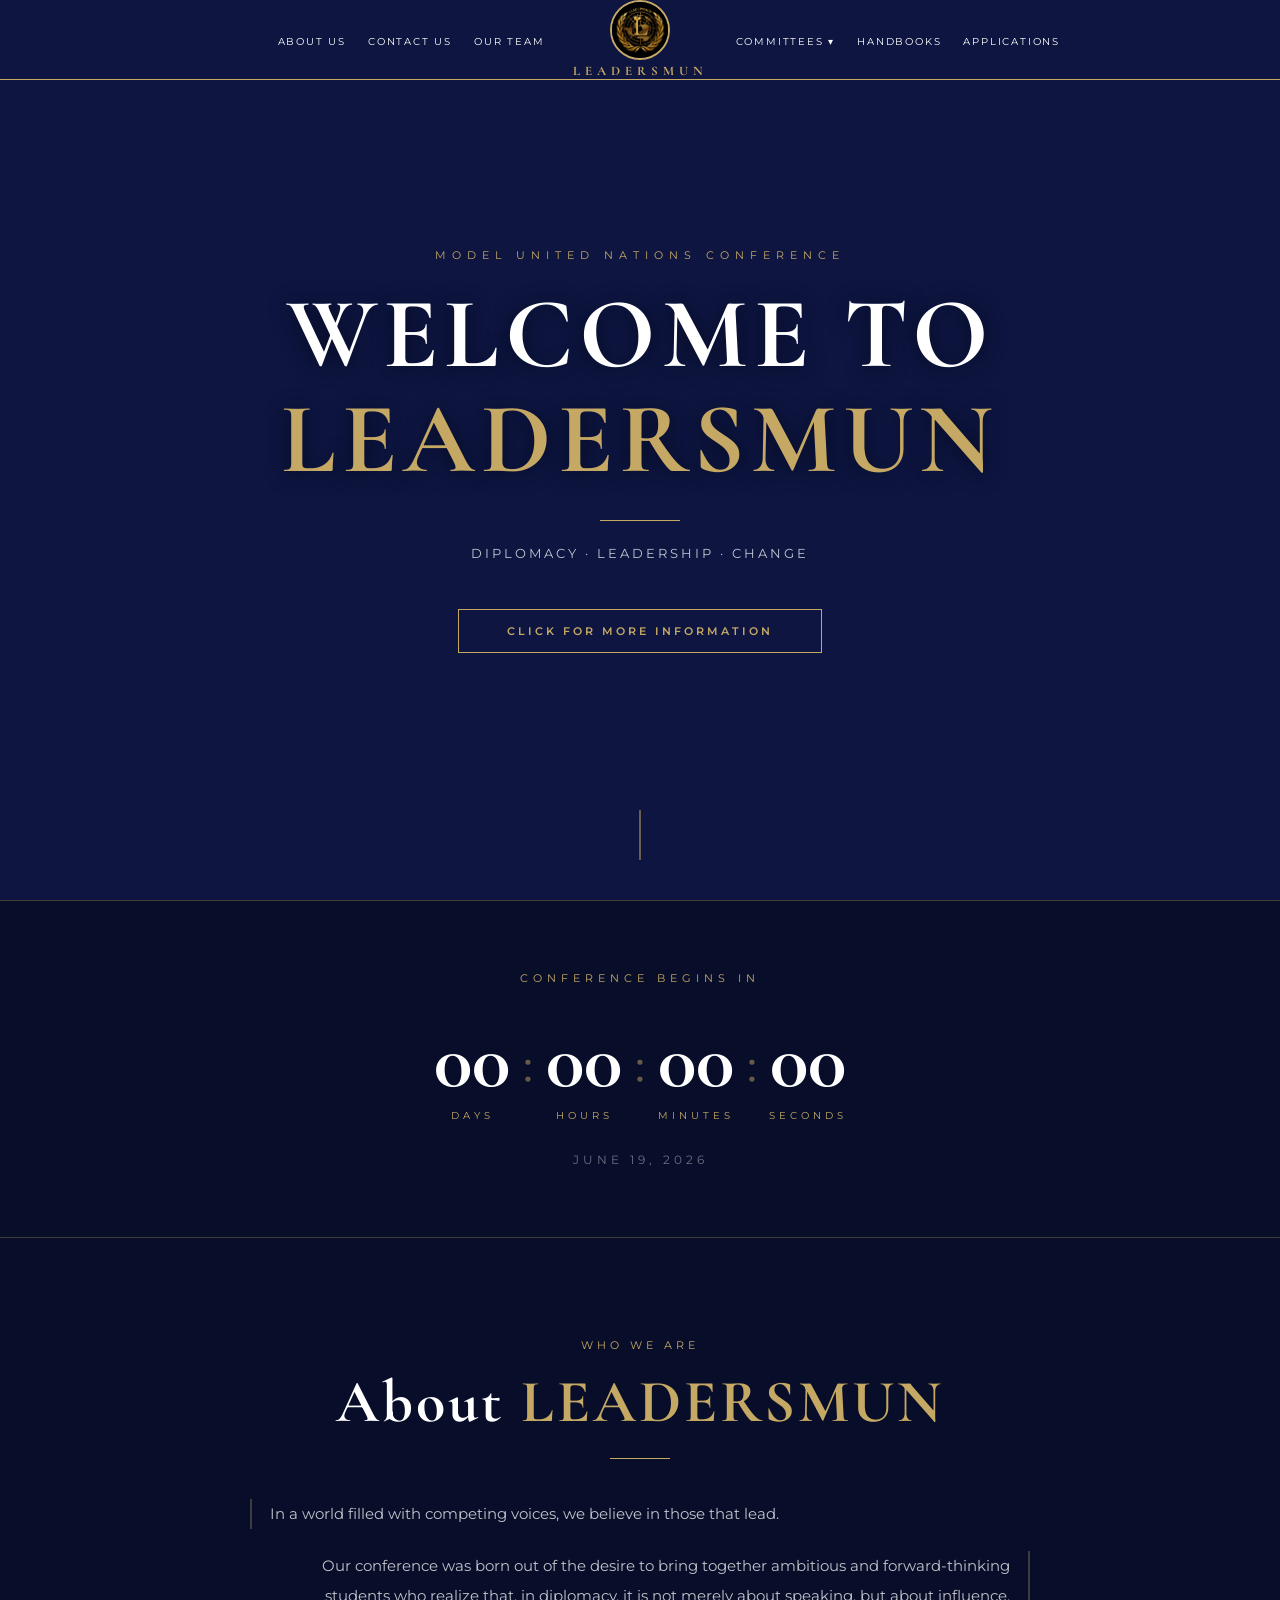
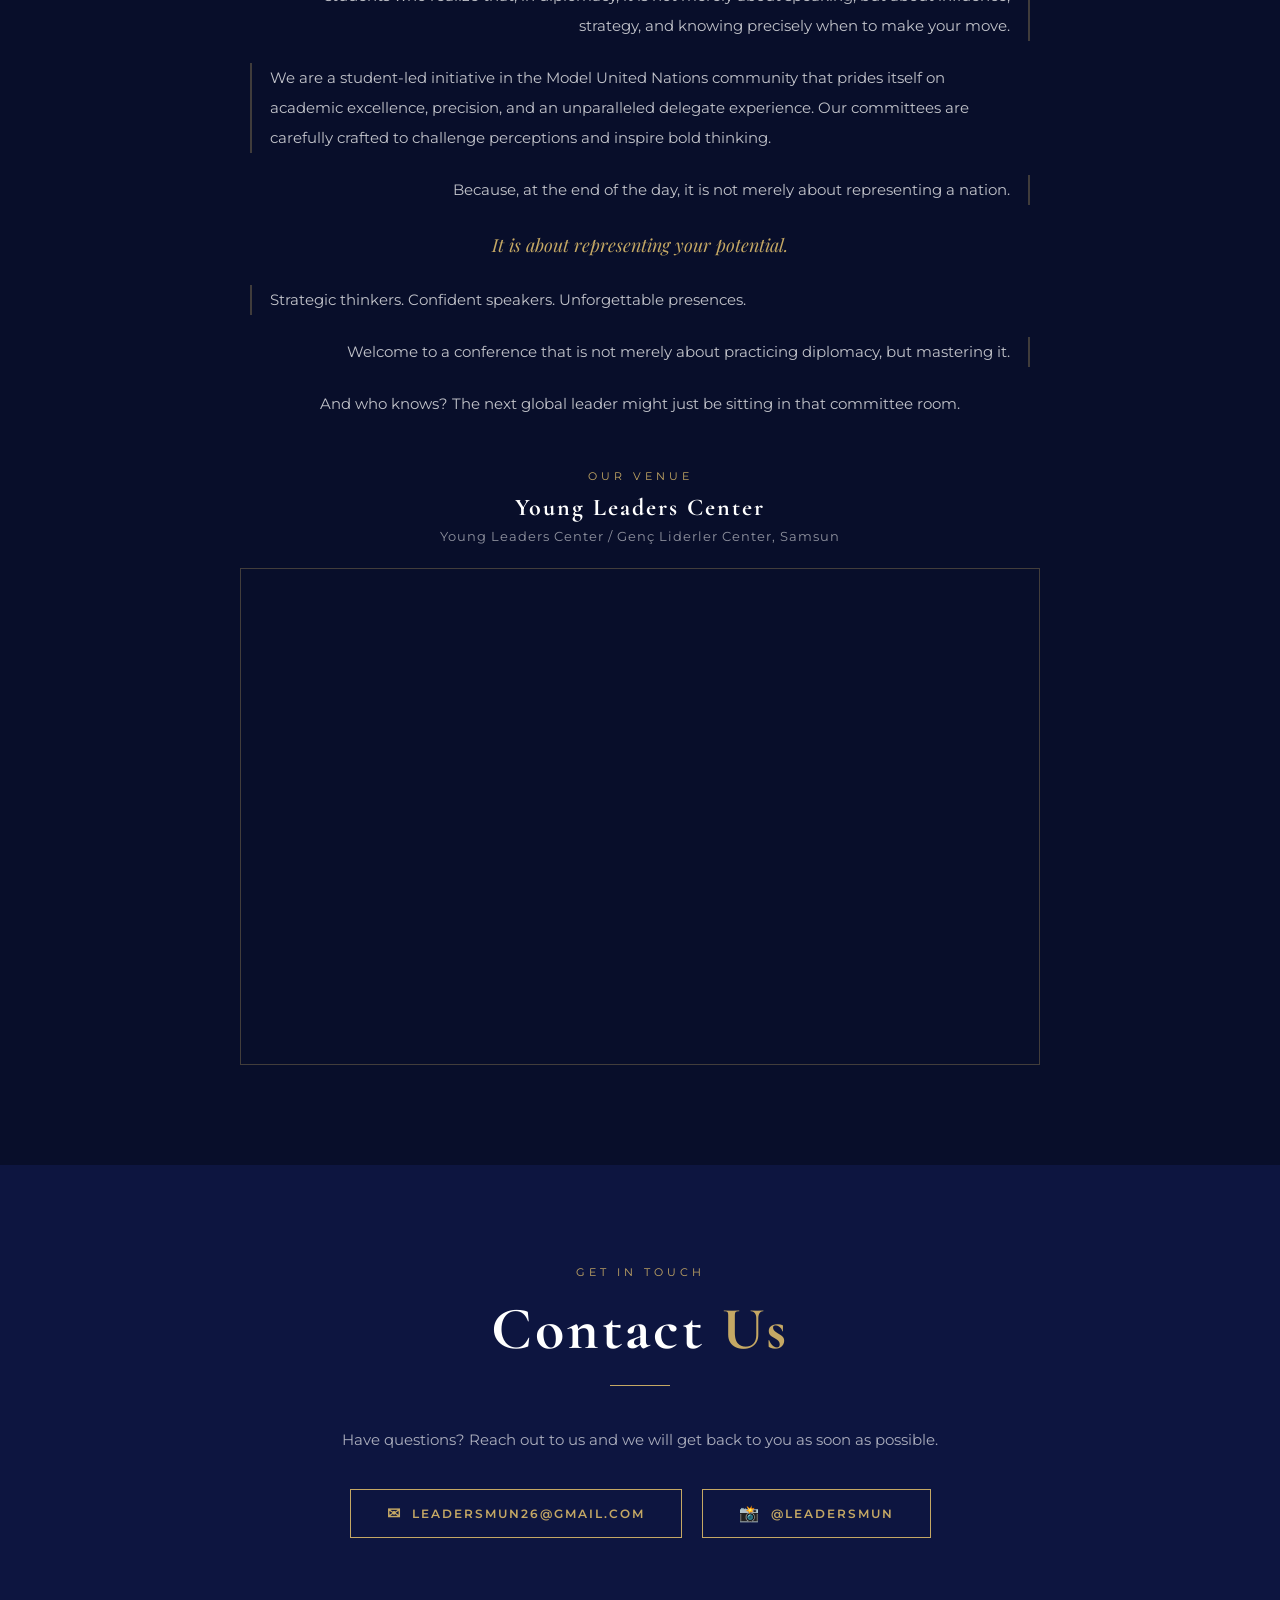
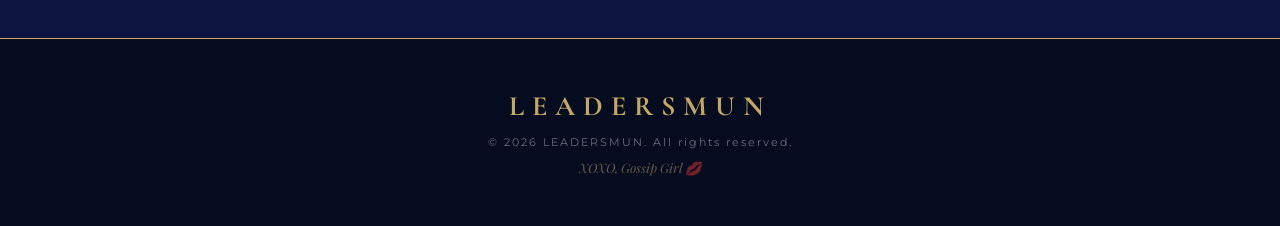
<file: index.html>
<!DOCTYPE html>
<html lang="en">
<head>
  <meta charset="UTF-8" />
  <meta name="google-site-verification" content="xwUfXXX8-T3HNJxGMfCkRTBh8yJmfTdtemGrsO-LLcU"/>
  <meta name="viewport" content="width=device-width, initial-scale=1.0"/>
  <title>LEADERSMUN</title>
  <meta name="description" content="A student-led MUN conference in Samsun. Diplomacy. Leadership. Change. June 19, 2026."/>
  <meta name="keywords" content="LEADERSMUN, MUN, Model United Nations, Samsun, diplomacy, leadership, conference"/>
  <meta name="author" content="LEADERSMUN"/>
  <meta property="og:title" content="LEADERSMUN — Model United Nations Conference"/>
  <meta property="og:description" content="A student-led MUN conference in Samsun. Diplomacy. Leadership. Change. June 19, 2026."/>
  <meta property="og:type" content="website"/>
  <meta property="og:url" content="https://leadersmun26.com"/>
  <meta property="og:image" content="https://leadersmun26.com/logo.jpeg"/>
  <meta name="twitter:card" content="summary_large_image"/>
  <meta name="twitter:title" content="LEADERSMUN — Model United Nations Conference"/>
  <meta name="twitter:description" content="A student-led MUN conference in Samsun. Diplomacy. Leadership. Change. June 19, 2026."/>
  <link href="https://fonts.googleapis.com/css2?family=Cormorant+Garamond:ital,wght@0,400;0,600;0,700;1,400;1,600&family=Montserrat:wght@300;400;600&family=Playfair+Display:ital,wght@0,700;1,400&display=swap" rel="stylesheet"/>
  <link rel="stylesheet" href="style.css"/>
</head>
<body>
  <nav id="navbar">
    <div class="nav-wrapper">
      <ul class="nav-links nav-left">
        <li><a href="#about">About Us</a></li>
        <li><a href="#contact">Contact Us</a></li>
        <li><a href="team.html">Our Team</a></li>
      </ul>
      <a href="index.html" class="nav-logo">
        <div class="logo-circle"><img src="logo.jpeg" alt="LEADERSMUN Logo"/></div>
        <span class="nav-logo-text">LEADERSMUN</span>
      </a>
      <ul class="nav-links nav-right">
        <li class="dropdown">
          <a href="committees.html">Committees ▾</a>
          <ul class="dropdown-menu">
            <li><a href="committees.html">Committees</a></li>
            <li><a href="study-guides.html">Study Guides</a></li>
          </ul>
        </li>
        <li><a href="handbooks.html">Handbooks</a></li>
        <li><a href="applications.html">Applications</a></li>
      </ul>
    </div>
    <button class="hamburger" id="hamburger"><span></span><span></span><span></span></button>
  </nav>

  <div class="mobile-menu" id="mobileMenu">
    <ul>
      <li><a href="#about">About Us</a></li>
      <li><a href="#contact">Contact Us</a></li>
      <li><a href="team.html">Our Team</a></li>
      <li><a href="committees.html">Committees</a></li>
      <li><a href="study-guides.html">Study Guides</a></li>
      <li><a href="handbooks.html">Handbooks</a></li>
      <li><a href="applications.html">Applications</a></li>
    </ul>
  </div>

  <section class="hero" id="home">
    <div class="hero-bg"></div>
    <div class="hero-overlay"></div>
    <div class="hero-content">
      <p class="hero-subtitle">Model United Nations Conference</p>
      <h1 class="hero-title">WELCOME TO<br><span>LEADERSMUN</span></h1>
      <div class="hero-divider"></div>
      <p class="hero-desc">Diplomacy · Leadership · Change</p>
      <a href="#about" class="hero-btn">Click for More Information</a>
    </div>
    <div class="scroll-indicator"><div class="scroll-line"></div></div>
  </section>

  <section class="countdown-section" id="countdown">
    <div class="countdown-inner">
      <p class="countdown-label">Conference Begins In</p>
      <div class="countdown-grid">
        <div class="countdown-box"><span id="cd-days">00</span><p>Days</p></div>
        <div class="countdown-sep">:</div>
        <div class="countdown-box"><span id="cd-hours">00</span><p>Hours</p></div>
        <div class="countdown-sep">:</div>
        <div class="countdown-box"><span id="cd-minutes">00</span><p>Minutes</p></div>
        <div class="countdown-sep">:</div>
        <div class="countdown-box"><span id="cd-seconds">00</span><p>Seconds</p></div>
      </div>
      <p class="countdown-date">June 19, 2026</p>
    </div>
  </section>

  <section class="section about-section" id="about">
    <div class="section-inner">
      <p class="section-label">Who We Are</p>
      <h2 class="section-title">About <span>LEADERSMUN</span></h2>
      <div class="section-divider"></div>
      <div class="about-text">
        <p class="align-left">In a world filled with competing voices, we believe in those that lead.</p>
        <p class="align-right">Our conference was born out of the desire to bring together ambitious and forward-thinking students who realize that, in diplomacy, it is not merely about speaking, but about influence, strategy, and knowing precisely when to make your move.</p>
        <p class="align-left">We are a student-led initiative in the Model United Nations community that prides itself on academic excellence, precision, and an unparalleled delegate experience. Our committees are carefully crafted to challenge perceptions and inspire bold thinking.</p>
        <p class="align-right">Because, at the end of the day, it is not merely about representing a nation.</p>
        <p class="align-center"><em>It is about representing your potential.</em></p>
        <p class="align-left">Strategic thinkers. Confident speakers. Unforgettable presences.</p>
        <p class="align-right">Welcome to a conference that is not merely about practicing diplomacy, but mastering it.</p>
        <p class="align-center">And who knows? The next global leader might just be sitting in that committee room.</p>
      </div>
      <div class="location-wrap">
        <p class="location-label">Our Venue</p>
        <p class="location-name">Young Leaders Center</p>
        <p class="location-address">Young Leaders Center / Genç Liderler Center, Samsun</p>
        <div class="map-container">
          <iframe src="https://www.google.com/maps/embed?pb=!1m18!1m12!1m3!1d6140710.420522466!2d27.121298375000002!3d41.27853399999998!2m3!1f0!2f0!3f0!3m2!1i1024!2i768!4f13.1!3m3!1m2!1s0x40887752ad5a2d3f%3A0x563f2af00f191f6a!2sYoung%20Leaders%20Center%20%2F%20Gen%C3%A7%20Liderler%20Center%20%C3%87ocuklar%20%C4%B0%C3%A7in%20%C4%B0ngilizce!5e0!3m2!1str!2str!4v1777556747814!5m2!1str!2str" width="100%" height="100%" style="border:0;" allowfullscreen="" loading="lazy" referrerpolicy="no-referrer-when-downgrade"></iframe>
        </div>
      </div>
    </div>
  </section>

  <section class="section contact-section" id="contact">
    <div class="section-inner">
      <p class="section-label">Get In Touch</p>
      <h2 class="section-title">Contact <span>Us</span></h2>
      <div class="section-divider"></div>
      <p class="contact-text">Have questions? Reach out to us and we will get back to you as soon as possible.</p>
      <div class="contact-links">
        <a href="mailto:leadersmun26@gmail.com" class="contact-btn">
          <span class="contact-icon">✉</span> leadersmun26@gmail.com
        </a>
        <a href="https://www.instagram.com/leadersmun?igsh=MzludnNvaHFid2c0" target="_blank" class="contact-btn">
          <span class="contact-icon">📸</span> @leadersmun
        </a>
      </div>
    </div>
  </section>

  <footer>
    <p class="footer-logo">LEADERSMUN</p>
    <p class="footer-text">© 2026 LEADERSMUN. All rights reserved.</p>
    <p class="footer-gossip">XOXO, Gossip Girl 💋</p>
  </footer>

  <script src="script.js"></script>
  <script>
    (function() {
      function tick() {
        var d = document.getElementById('cd-days');
        var h = document.getElementById('cd-hours');
        var m = document.getElementById('cd-minutes');
        var s = document.getElementById('cd-seconds');
        if (!d) return;
        var target = new Date(2026, 5, 19, 0, 0, 0).getTime();
        var now = Date.now();
        var diff = target - now;
        if (diff <= 0) {
          d.textContent = h.textContent = m.textContent = s.textContent = '00';
          return;
        }
        d.textContent = String(Math.floor(diff / 86400000)).padStart(2, '0');
        h.textContent = String(Math.floor((diff % 86400000) / 3600000)).padStart(2, '0');
        m.textContent = String(Math.floor((diff % 3600000) / 60000)).padStart(2, '0');
        s.textContent = String(Math.floor((diff % 60000) / 1000)).padStart(2, '0');
      }
      tick();
      setInterval(tick, 1000);
    })();
  </script>
</body>
</html>
</file>
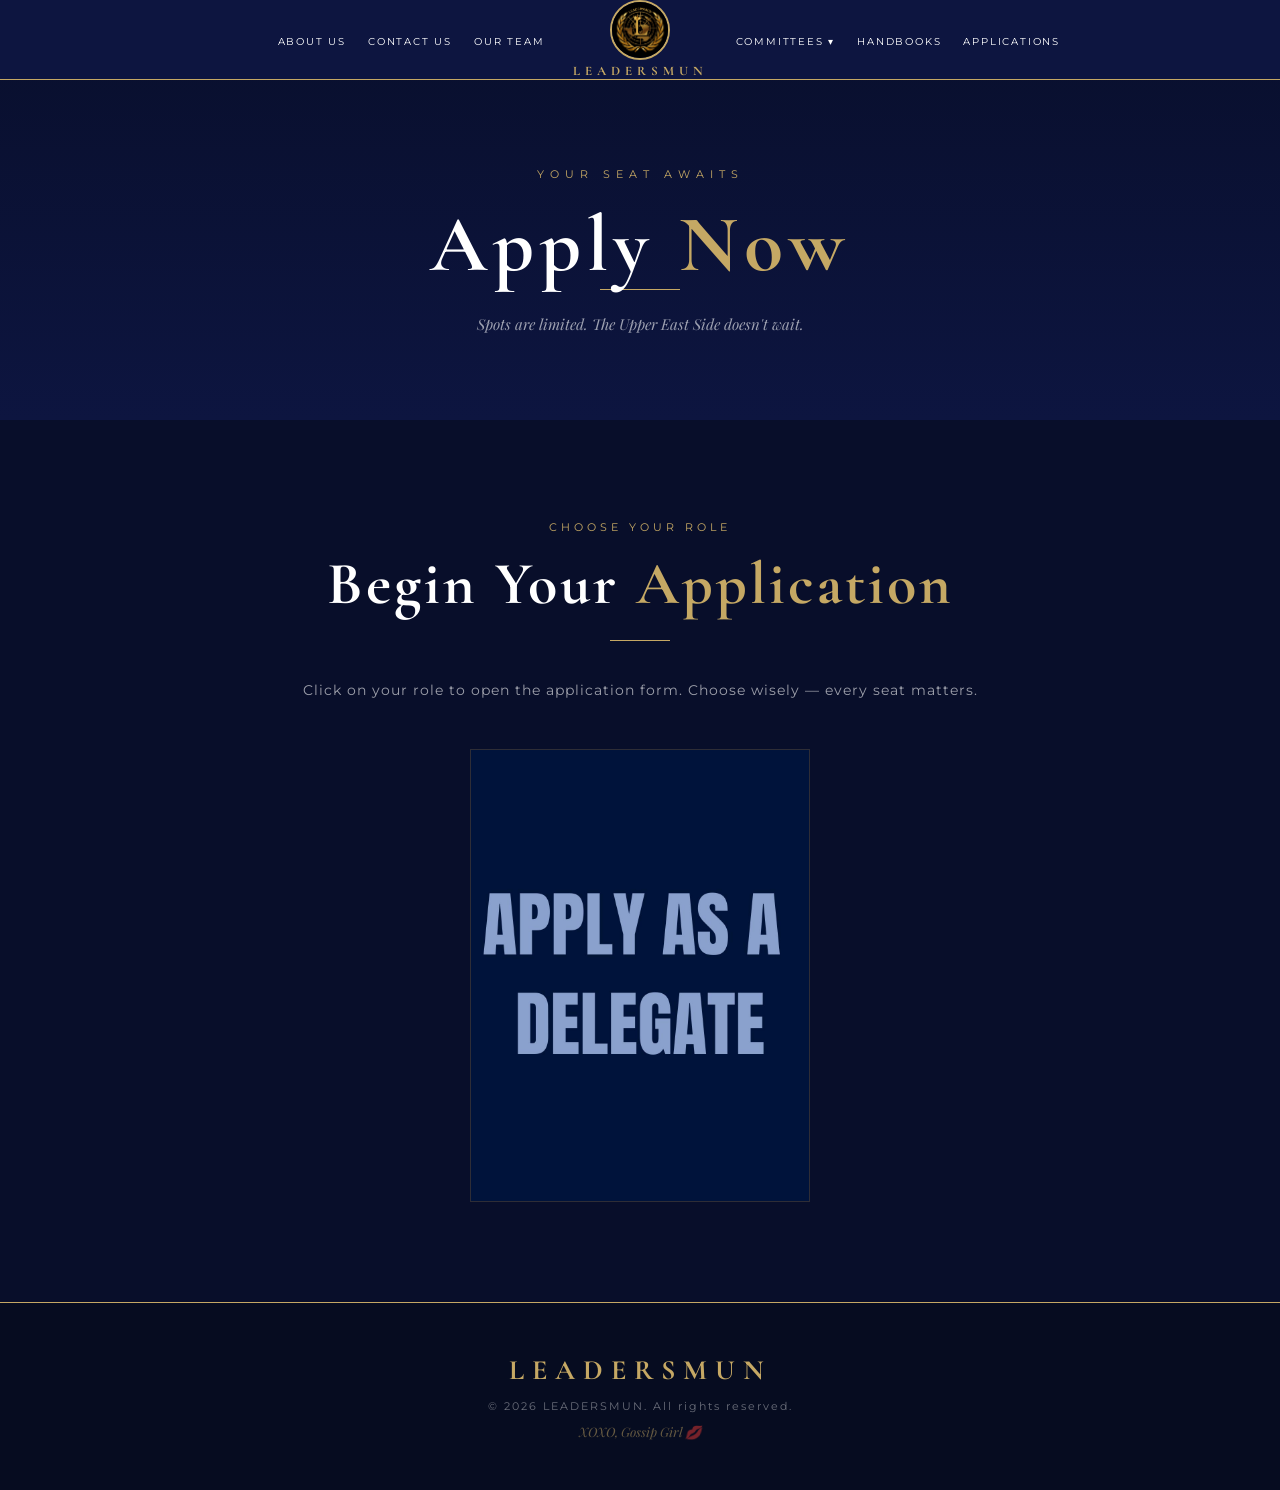
<file: applications.html>
<!DOCTYPE html>
<html lang="en">
<head>
  <meta charset="UTF-8" />
  <meta name="viewport" content="width=device-width, initial-scale=1.0"/>
  <title>Applications — LEADERSMUN</title>
  <link href="https://fonts.googleapis.com/css2?family=Cormorant+Garamond:ital,wght@0,400;0,600;0,700;1,400;1,600&family=Montserrat:wght@300;400;600&family=Playfair+Display:ital,wght@0,700;1,400&display=swap" rel="stylesheet"/>
  <link rel="stylesheet" href="style.css"/>
</head>
<body>
  <nav id="navbar">
    <div class="nav-wrapper">
      <ul class="nav-links nav-left">
        <li><a href="index.html#about">About Us</a></li>
        <li><a href="index.html#contact">Contact Us</a></li>
        <li><a href="team.html">Our Team</a></li>
      </ul>
      <a href="index.html" class="nav-logo">
        <div class="logo-circle"><img src="logo.jpeg" alt="LEADERSMUN Logo"/></div>
        <span class="nav-logo-text">LEADERSMUN</span>
      </a>
      <ul class="nav-links nav-right">
        <li class="dropdown">
          <a href="committees.html">Committees ▾</a>
          <ul class="dropdown-menu">
            <li><a href="committees.html">Committees</a></li>
            <li><a href="study-guides.html">Study Guides</a></li>
          </ul>
        </li>
        <li><a href="handbooks.html">Handbooks</a></li>
        <li><a href="applications.html">Applications</a></li>
      </ul>
    </div>
    <button class="hamburger" id="hamburger" aria-label="Menu"><span></span><span></span><span></span></button>
  </nav>
  <div class="mobile-menu" id="mobileMenu">
    <ul>
      <li><a href="index.html#about">About Us</a></li>
      <li><a href="index.html#contact">Contact Us</a></li>
      <li><a href="team.html">Our Team</a></li>
      <li><a href="committees.html">Committees</a></li>
      <li><a href="study-guides.html">Study Guides</a></li>
      <li><a href="handbooks.html">Handbooks</a></li>
      <li><a href="applications.html">Applications</a></li>
    </ul>
  </div>

  <div class="page-hero">
    <div class="page-hero-overlay"></div>
    <div class="page-hero-content">
      <p class="hero-subtitle">Your Seat Awaits</p>
      <h1 class="page-hero-title">Apply <span>Now</span></h1>
      <div class="hero-divider"></div>
      <p class="page-hero-sub">Spots are limited. The Upper East Side doesn't wait.</p>
    </div>
  </div>

  <section class="section applications-section">
    <div class="section-inner">
      <p class="section-label">Choose Your Role</p>
      <h2 class="section-title">Begin Your <span>Application</span></h2>
      <div class="section-divider"></div>
      <p class="apply-intro">Click on your role to open the application form. Choose wisely — every seat matters.</p>
      <div class="apply-grid apply-grid-two">

        <a href="https://forms.gle/2z4JweYkkERUxkvg9" target="_blank" class="apply-card">                                                
          <div class="apply-img-wrap">
            <img src="delegeform.jpeg" alt="Delegate" class="apply-img"/>
            <div class="apply-overlay">
              <span class="apply-cta">Apply Now →</span>
            </div>
          </div>
        </a>

      </div>
    </div>
  </section>

  <footer>
    <p class="footer-logo">LEADERSMUN</p>
    <p class="footer-text">© 2026 LEADERSMUN. All rights reserved.</p>
    <p class="footer-gossip">XOXO, Gossip Girl 💋</p>
  </footer>
  <script src="script.js"></script>
</body>
</html>
</file>
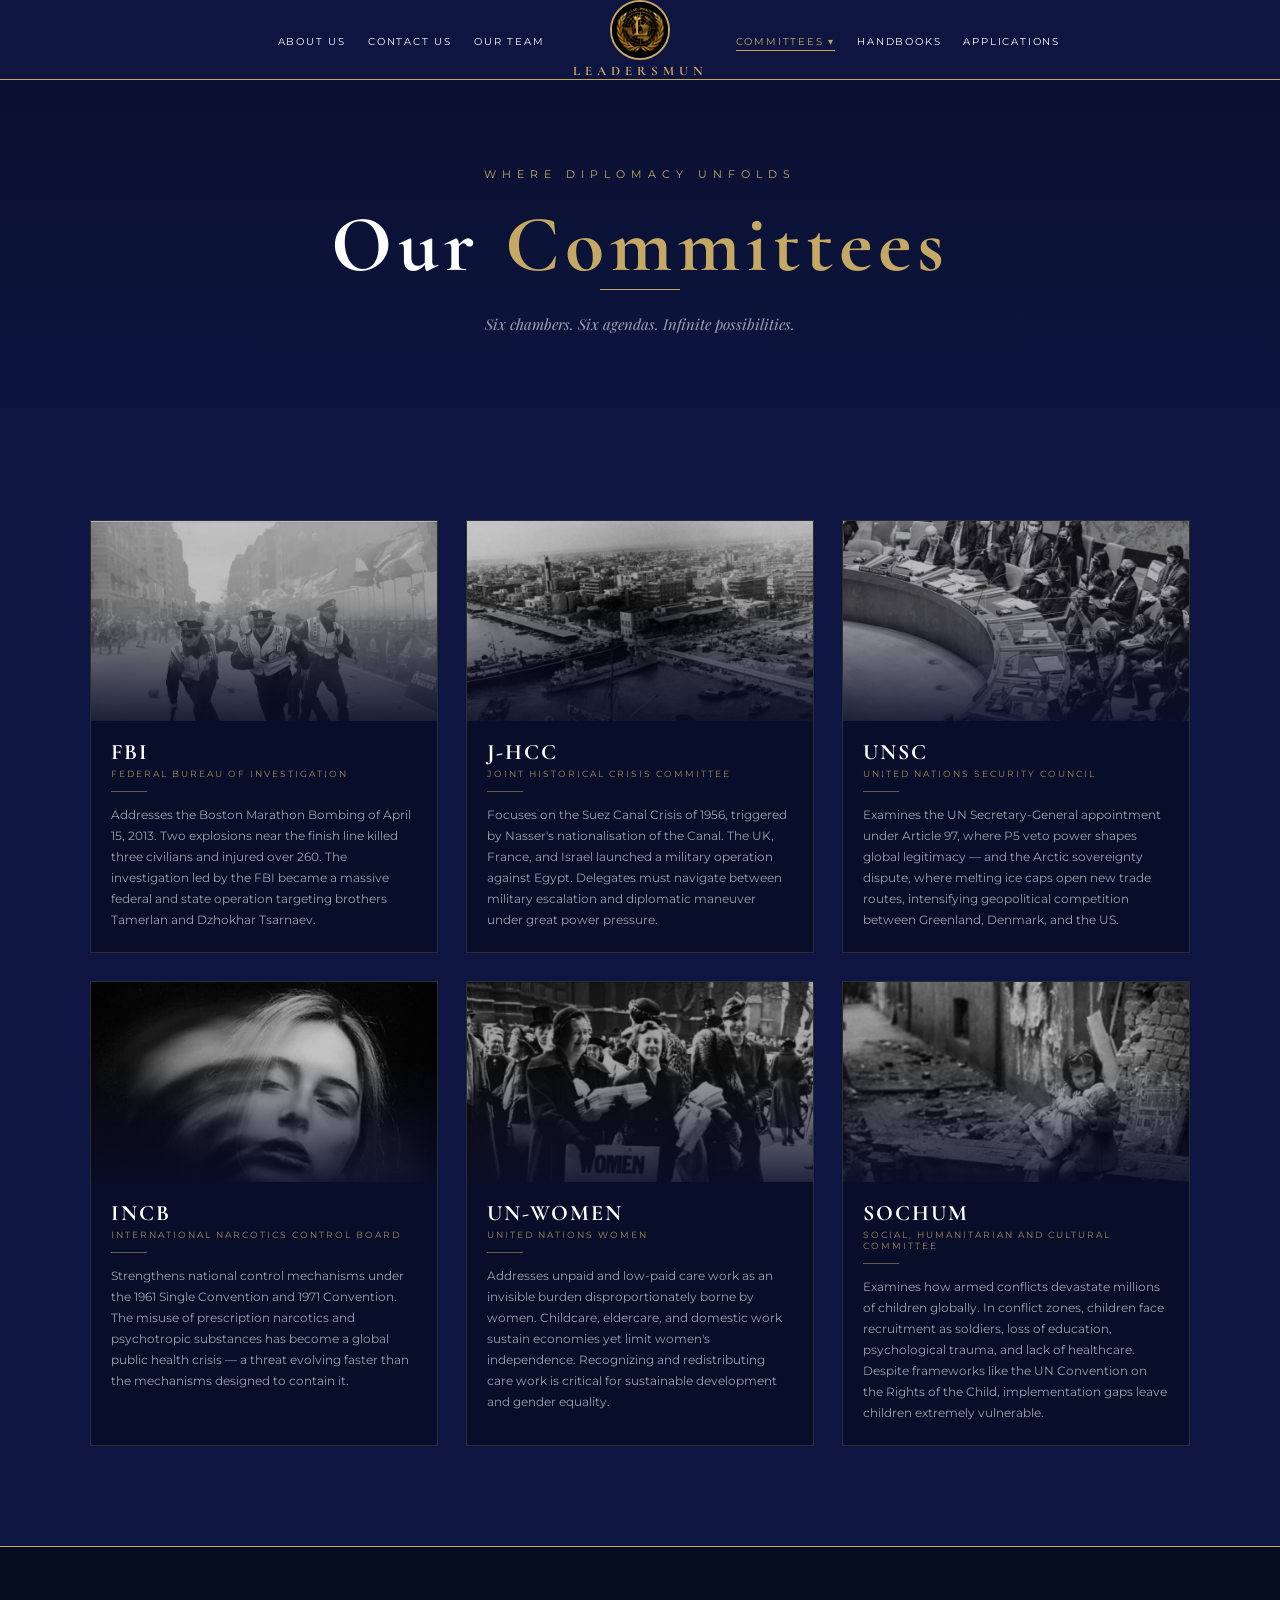
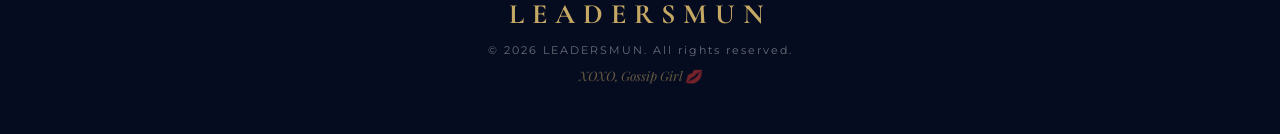
<file: committees.html>
<!DOCTYPE html>
<html lang="en">
<head>
  <meta charset="UTF-8" />
  <meta name="viewport" content="width=device-width, initial-scale=1.0"/>
  <title>Committees — LEADERSMUN</title>
  <meta name="description" content="Six committees. Six agendas. FBI, UNSC, UN-WOMEN, INCB, SOCHUM, J-HCC. Explore the challenges awaiting delegates."/>
  <meta name="keywords" content="LEADERSMUN, MUN, Model United Nations, Samsun, diplomacy, leadership, conference"/>
  <meta name="author" content="LEADERSMUN"/>
  <meta property="og:title" content="Committees — LEADERSMUN"/>
  <meta property="og:description" content="Six committees. Six agendas. FBI, UNSC, UN-WOMEN, INCB, SOCHUM, J-HCC. Explore the challenges awaiting delegates."/>
  <meta property="og:type" content="website"/>
  <meta property="og:url" content="https://leadersmun26.com/committees.html"/>
  <meta property="og:image" content="https://leadersmun26.com/logo.jpeg"/>
  <meta name="twitter:card" content="summary_large_image"/>
  <meta name="twitter:title" content="Committees — LEADERSMUN"/>
  <meta name="twitter:description" content="Six committees. Six agendas. FBI, UNSC, UN-WOMEN, INCB, SOCHUM, J-HCC. Explore the challenges awaiting delegates."/>
  <link href="https://fonts.googleapis.com/css2?family=Cormorant+Garamond:ital,wght@0,400;0,600;0,700;1,400;1,600&family=Montserrat:wght@300;400;600&family=Playfair+Display:ital,wght@0,700;1,400&display=swap" rel="stylesheet"/>
  <link rel="stylesheet" href="style.css"/>
</head>
<body>
  <nav id="navbar">
    <div class="nav-wrapper">
      <ul class="nav-links nav-left">
        <li><a href="index.html#about">About Us</a></li>
        <li><a href="index.html#contact">Contact Us</a></li>
        <li><a href="team.html">Our Team</a></li>
      </ul>
      <a href="index.html" class="nav-logo">
        <div class="logo-circle">
          <img src="logo.jpeg" alt="LEADERSMUN Logo"/>
        </div>
        <span class="nav-logo-text">LEADERSMUN</span>
      </a>
      <ul class="nav-links nav-right">
        <li class="dropdown">
          <a href="committees.html" class="nav-active">Committees ▾</a>
          <ul class="dropdown-menu">
            <li><a href="committees.html">Committees</a></li>
            <li><a href="study-guides.html">Study Guides</a></li>
          </ul>
        </li>
        <li><a href="handbooks.html">Handbooks</a></li>
        <li><a href="applications.html">Applications</a></li>
      </ul>
    </div>
    <button class="hamburger" id="hamburger" aria-label="Menu">
      <span></span><span></span><span></span>
    </button>
  </nav>
  <div class="mobile-menu" id="mobileMenu">
    <ul>
      <li><a href="index.html#about">About Us</a></li>
      <li><a href="index.html#contact">Contact Us</a></li>
      <li><a href="team.html">Our Team</a></li>
      <li><a href="committees.html">Committees</a></li>
      <li><a href="study-guides.html">Study Guides</a></li>
      <li><a href="handbooks.html">Handbooks</a></li>
      <li><a href="applications.html">Applications</a></li>
    </ul>
  </div>
  <div class="page-hero">
    <div class="page-hero-overlay"></div>
    <div class="page-hero-content">
      <p class="hero-subtitle">Where Diplomacy Unfolds</p>
      <h1 class="page-hero-title">Our <span>Committees</span></h1>
      <div class="hero-divider"></div>
      <p class="page-hero-sub">Six chambers. Six agendas. Infinite possibilities.</p>
    </div>
  </div>
  <section class="section committees-section" id="committees">
    <div class="section-inner">
      <div class="committees-grid">

        <div class="committee-card">
          <div class="committee-img-wrap">
            <img src="fbi.jpeg" alt="FBI" class="committee-img"/>
            <div class="committee-img-overlay"></div>
          </div>
          <div class="committee-content">
            <h3 class="committee-name">FBI</h3>
            <p class="committee-full">Federal Bureau of Investigation</p>
            <div class="committee-divider"></div>
            <p class="committee-desc">Addresses the Boston Marathon Bombing of April 15, 2013. Two explosions near the finish line killed three civilians and injured over 260. The investigation led by the FBI became a massive federal and state operation targeting brothers Tamerlan and Dzhokhar Tsarnaev.</p>
          </div>
        </div>

        <div class="committee-card">
          <div class="committee-img-wrap">
            <img src="jhcc.jpeg" alt="J-HCC" class="committee-img"/>
            <div class="committee-img-overlay"></div>
          </div>
          <div class="committee-content">
            <h3 class="committee-name">J-HCC</h3>
            <p class="committee-full">Joint Historical Crisis Committee</p>
            <div class="committee-divider"></div>
            <p class="committee-desc">Focuses on the Suez Canal Crisis of 1956, triggered by Nasser's nationalisation of the Canal. The UK, France, and Israel launched a military operation against Egypt. Delegates must navigate between military escalation and diplomatic maneuver under great power pressure.</p>
          </div>
        </div>

        <div class="committee-card">
          <div class="committee-img-wrap">
            <img src="unsc.jpeg" alt="UNSC" class="committee-img"/>
            <div class="committee-img-overlay"></div>
          </div>
          <div class="committee-content">
            <h3 class="committee-name">UNSC</h3>
            <p class="committee-full">United Nations Security Council</p>
            <div class="committee-divider"></div>
            <p class="committee-desc">Examines the UN Secretary-General appointment under Article 97, where P5 veto power shapes global legitimacy — and the Arctic sovereignty dispute, where melting ice caps open new trade routes, intensifying geopolitical competition between Greenland, Denmark, and the US.</p>
          </div>
        </div>

        <div class="committee-card">
          <div class="committee-img-wrap">
            <img src="incb.jpeg" alt="INCB" class="committee-img"/>
            <div class="committee-img-overlay"></div>
          </div>
          <div class="committee-content">
            <h3 class="committee-name">INCB</h3>
            <p class="committee-full">International Narcotics Control Board</p>
            <div class="committee-divider"></div>
            <p class="committee-desc">Strengthens national control mechanisms under the 1961 Single Convention and 1971 Convention. The misuse of prescription narcotics and psychotropic substances has become a global public health crisis — a threat evolving faster than the mechanisms designed to contain it.</p>
          </div>
        </div>

        <div class="committee-card">
          <div class="committee-img-wrap">
            <img src="unwomen.jpeg" alt="UN-WOMEN" class="committee-img"/>
            <div class="committee-img-overlay"></div>
          </div>
          <div class="committee-content">
            <h3 class="committee-name">UN-WOMEN</h3>
            <p class="committee-full">United Nations Women</p>
            <div class="committee-divider"></div>
            <p class="committee-desc">Addresses unpaid and low-paid care work as an invisible burden disproportionately borne by women. Childcare, eldercare, and domestic work sustain economies yet limit women's independence. Recognizing and redistributing care work is critical for sustainable development and gender equality.</p>
          </div>
        </div>

        <div class="committee-card">
          <div class="committee-img-wrap">
            <img src="sochum.jpeg" alt="SOCHUM" class="committee-img"/>
            <div class="committee-img-overlay"></div>
          </div>
          <div class="committee-content">
            <h3 class="committee-name">SOCHUM</h3>
            <p class="committee-full">Social, Humanitarian and Cultural Committee</p>
            <div class="committee-divider"></div>
            <p class="committee-desc">Examines how armed conflicts devastate millions of children globally. In conflict zones, children face recruitment as soldiers, loss of education, psychological trauma, and lack of healthcare. Despite frameworks like the UN Convention on the Rights of the Child, implementation gaps leave children extremely vulnerable.</p>
          </div>
        </div>

      </div>
    </div>
  </section>
  <footer>
    <p class="footer-logo">LEADERSMUN</p>
    <p class="footer-text">© 2026 LEADERSMUN. All rights reserved.</p>
    <p class="footer-gossip">XOXO, Gossip Girl 💋</p>
  </footer>
  <script src="script.js"></script>
</body>
</html>
</file>
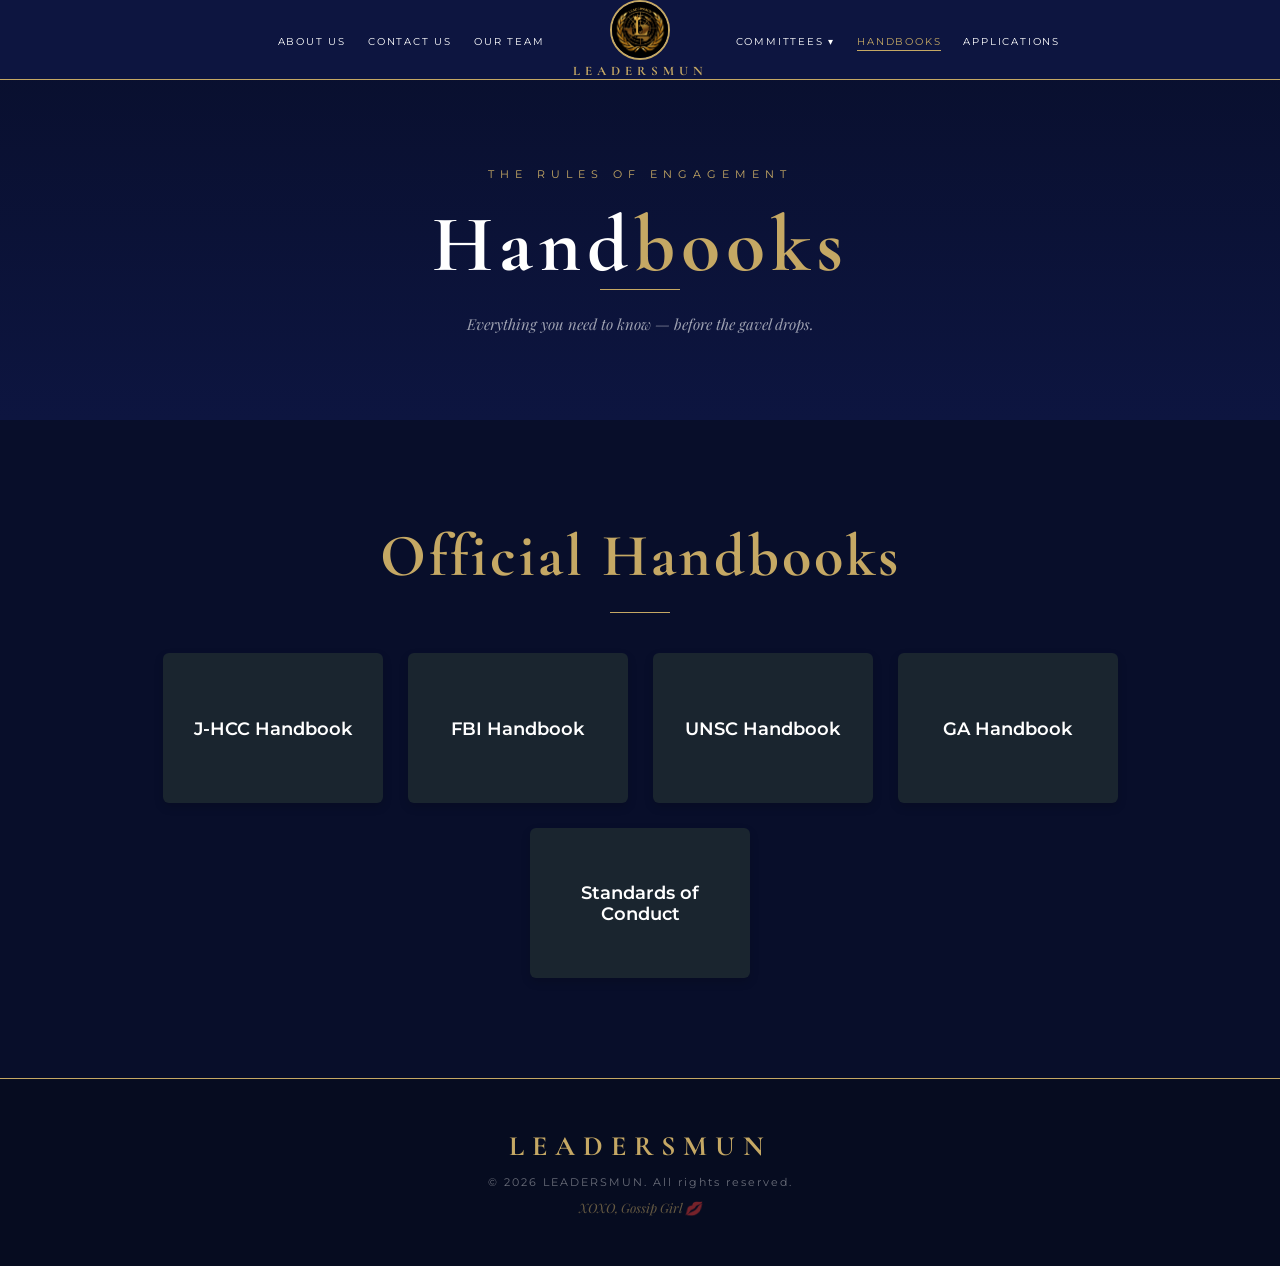
<file: handbooks.html>
<!DOCTYPE html>
<html lang="en">
<head>
  <meta charset="UTF-8" />
  <meta name="viewport" content="width=device-width, initial-scale=1.0"/>
  <title>Handbooks — LEADERSMUN</title>
  <link href="https://fonts.googleapis.com/css2?family=Cormorant+Garamond:ital,wght@0,400;0,600;0,700;1,400;1,600&family=Montserrat:wght@300;400;600&family=Playfair+Display:ital,wght@0,700;1,400&display=swap" rel="stylesheet"/>
  <link rel="stylesheet" href="style.css"/>
</head>
<body>
  <nav id="navbar">
    <div class="nav-wrapper">
      <ul class="nav-links nav-left">
        <li><a href="index.html#about">About Us</a></li>
        <li><a href="index.html#contact">Contact Us</a></li>
        <li><a href="team.html">Our Team</a></li>
      </ul>
      <a href="index.html" class="nav-logo">
        <div class="logo-circle"><img src="logo.jpeg" alt="LEADERSMUN Logo"/></div>
        <span class="nav-logo-text">LEADERSMUN</span>
      </a>
      <ul class="nav-links nav-right">
        <li class="dropdown">
          <a href="committees.html">Committees ▾</a>
          <ul class="dropdown-menu">
            <li><a href="committees.html">Committees</a></li>
            <li><a href="study-guides.html">Study Guides</a></li>
          </ul>
        </li>
        <li><a href="handbooks.html" class="nav-active">Handbooks</a></li>
        <li><a href="applications.html">Applications</a></li>
      </ul>
    </div>
    <button class="hamburger" id="hamburger" aria-label="Menu"><span></span><span></span><span></span></button>
  </nav>

  <div class="mobile-menu" id="mobileMenu">
    <ul>
      <li><a href="index.html#about">About Us</a></li>
      <li><a href="index.html#contact">Contact Us</a></li>
      <li><a href="team.html">Our Team</a></li>
      <li><a href="committees.html">Committees</a></li>
      <li><a href="study-guides.html">Study Guides</a></li>
      <li><a href="handbooks.html">Handbooks</a></li>
      <li><a href="applications.html">Applications</a></li>
    </ul>
  </div>

  <div class="page-hero">
    <div class="page-hero-overlay"></div>
    <div class="page-hero-content">
      <p class="hero-subtitle">The Rules of Engagement</p>
      <h1 class="page-hero-title">Hand<span>books</span></h1>
      <div class="hero-divider"></div>
      <p class="page-hero-sub">Everything you need to know — before the gavel drops.</p>
    </div>
  </div>

  <section class="section about-section">
    <div class="section-inner">
      <h2 class="section-title"><span>Official Handbooks</span></h2>
      <div class="section-divider"></div>
      
      <div style="display: flex; flex-wrap: wrap; gap: 25px; justify-content: center; margin-top: 40px;">
        
        <a href="JHCC HANDBOOK.pdf" target="_blank" style="text-decoration:none; display:flex; flex-direction:column; justify-content:center; align-items:center; width:220px; height:150px; background-color:#1a252f; border-radius:6px; box-shadow: 0 4px 10px rgba(0,0,0,0.15); padding:15px; box-sizing:border-box; transition: transform 0.2s;">
          <span style="text-align:center; font-family:Montserrat; font-weight:600; color:#ffffff; font-size:1.1em;">J-HCC Handbook</span>
        </a>

        <a href="FBI HANDBOOK.pdf" target="_blank" style="text-decoration:none; display:flex; flex-direction:column; justify-content:center; align-items:center; width:220px; height:150px; background-color:#1a252f; border-radius:6px; box-shadow: 0 4px 10px rgba(0,0,0,0.15); padding:15px; box-sizing:border-box; transition: transform 0.2s;">
          <span style="text-align:center; font-family:Montserrat; font-weight:600; color:#ffffff; font-size:1.1em;">FBI Handbook</span>
        </a>

        <a href="UNSC HANDBOOK.pdf" target="_blank" style="text-decoration:none; display:flex; flex-direction:column; justify-content:center; align-items:center; width:220px; height:150px; background-color:#1a252f; border-radius:6px; box-shadow: 0 4px 10px rgba(0,0,0,0.15); padding:15px; box-sizing:border-box; transition: transform 0.2s;">
          <span style="text-align:center; font-family:Montserrat; font-weight:600; color:#ffffff; font-size:1.1em;">UNSC Handbook</span>
        </a>

        <a href="GA HANDBOOK.pdf" target="_blank" style="text-decoration:none; display:flex; flex-direction:column; justify-content:center; align-items:center; width:220px; height:150px; background-color:#1a252f; border-radius:6px; box-shadow: 0 4px 10px rgba(0,0,0,0.15); padding:15px; box-sizing:border-box; transition: transform 0.2s;">
          <span style="text-align:center; font-family:Montserrat; font-weight:600; color:#ffffff; font-size:1.1em;">GA Handbook</span>
        </a>

        <a href="STANDARTS OF CUNDUCT AND COMMITTEE REGULATIONS HANDBOOK.pdf" target="_blank" style="text-decoration:none; display:flex; flex-direction:column; justify-content:center; align-items:center; width:220px; height:150px; background-color:#1a252f; border-radius:6px; box-shadow: 0 4px 10px rgba(0,0,0,0.15); padding:15px; box-sizing:border-box; transition: transform 0.2s;">
          <span style="text-align:center; font-family:Montserrat; font-weight:600; color:#ffffff; font-size:1.1em;">Standards of Conduct</span>
        </a>

      </div>
    </div>
  </section>

  <footer>
    <p class="footer-logo">LEADERSMUN</p>
    <p class="footer-text">© 2026 LEADERSMUN. All rights reserved.</p>
    <p class="footer-gossip">XOXO, Gossip Girl 💋</p>
  </footer>
  <script src="script.js"></script>
</body>
</html>
</file>
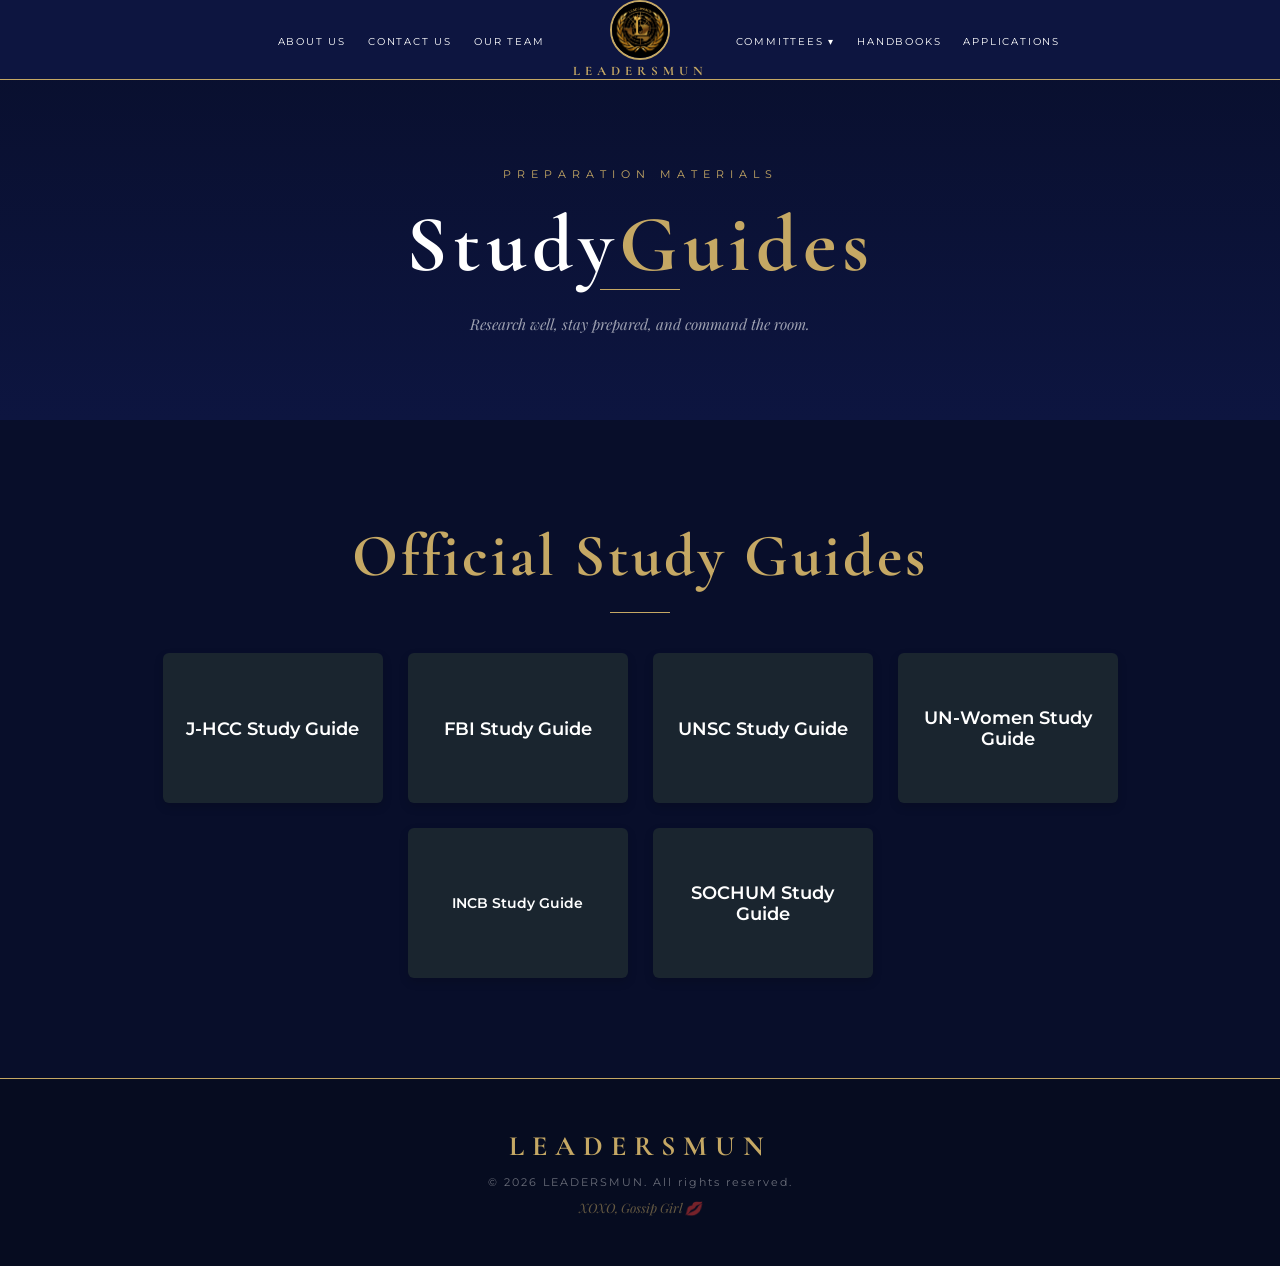
<file: study-guides.html>
<!DOCTYPE html>
<html lang="en">
<head>
  <meta charset="UTF-8" />
  <meta name="viewport" content="width=device-width, initial-scale=1.0"/>
  <title>Study Guides — LEADERSMUN</title>
  <link href="https://fonts.googleapis.com/css2?family=Cormorant+Garamond:ital,wght@0,400;0,600;0,700;1,400;1,600&family=Montserrat:wght@300;400;600&family=Playfair+Display:ital,wght@0,700;1,400&display=swap" rel="stylesheet"/>
  <link rel="stylesheet" href="style.css"/>
</head>
<body>
  <nav id="navbar">
    <div class="nav-wrapper">
      <ul class="nav-links nav-left">
        <li><a href="index.html#about">About Us</a></li>
        <li><a href="index.html#contact">Contact Us</a></li>
        <li><a href="team.html">Our Team</a></li>
      </ul>
      <a href="index.html" class="nav-logo">
        <div class="logo-circle"><img src="logo.jpeg" alt="LEADERSMUN Logo"/></div>
        <span class="nav-logo-text">LEADERSMUN</span>
      </a>
      <ul class="nav-links nav-right">
        <li class="dropdown">
          <a href="committees.html">Committees ▾</a>
          <ul class="dropdown-menu">
            <li><a href="committees.html">Committees</a></li>
            <li><a href="study-guides.html" class="nav-active">Study Guides</a></li>
          </ul>
        </li>
        <li><a href="handbooks.html">Handbooks</a></li>
        <li><a href="applications.html">Applications</a></li>
      </ul>
    </div>
    <button class="hamburger" id="hamburger" aria-label="Menu"><span></span><span></span><span></span></button>
  </nav>

  <div class="mobile-menu" id="mobileMenu">
    <ul>
      <li><a href="index.html#about">About Us</a></li>
      <li><a href="index.html#contact">Contact Us</a></li>
      <li><a href="team.html">Our Team</a></li>
      <li><a href="committees.html">Committees</a></li>
      <li><a href="study-guides.html">Study Guides</a></li>
      <li><a href="handbooks.html">Handbooks</a></li>
      <li><a href="applications.html">Applications</a></li>
    </ul>
  </div>

  <div class="page-hero">
    <div class="page-hero-overlay"></div>
    <div class="page-hero-content">
      <p class="hero-subtitle">Preparation Materials</p>
      <h1 class="page-hero-title">Study<span>Guides</span></h1>
      <div class="hero-divider"></div>
      <p class="page-hero-sub">Research well, stay prepared, and command the room.</p>
    </div>
  </div>

  <section class="section about-section">
    <div class="section-inner">
      <h2 class="section-title"><span>Official Study Guides</span></h2>
      <div class="section-divider"></div>

      <div style="display: flex; flex-wrap: wrap; gap: 25px; justify-content: center; margin-top: 40px;">
        
        <a href="J-HCC STUDY GUIDE.pdf" target="_blank" style="text-decoration:none; display:flex; flex-direction:column; justify-content:center; align-items:center; width:220px; height:150px; background-color:#1a252f; border-radius:6px; box-shadow: 0 4px 10px rgba(0,0,0,0.15); padding:15px; box-sizing:border-box; transition: transform 0.2s;">
          <span style="text-align:center; font-family:Montserrat; font-weight:600; color:#ffffff; font-size:1.1em;">J-HCC Study Guide</span>
        </a>

        <a href="FBI STUDY GUIDE.pdf" target="_blank" style="text-decoration:none; display:flex; flex-direction:column; justify-content:center; align-items:center; width:220px; height:150px; background-color:#1a252f; border-radius:6px; box-shadow: 0 4px 10px rgba(0,0,0,0.15); padding:15px; box-sizing:border-box; transition: transform 0.2s;">
          <span style="text-align:center; font-family:Montserrat; font-weight:600; color:#ffffff; font-size:1.1em;">FBI Study Guide</span>
        </a>

        <a href="UNSC STUDY GUIDE.pdf" target="_blank" style="text-decoration:none; display:flex; flex-direction:column; justify-content:center; align-items:center; width:220px; height:150px; background-color:#1a252f; border-radius:6px; box-shadow: 0 4px 10px rgba(0,0,0,0.15); padding:15px; box-sizing:border-box; transition: transform 0.2s;">
          <span style="text-align:center; font-family:Montserrat; font-weight:600; color:#ffffff; font-size:1.1em;">UNSC Study Guide</span>
        </a>

        <a href="UN-WOMEN STUDY GUIDE.pdf" target="_blank" style="text-decoration:none; display:flex; flex-direction:column; justify-content:center; align-items:center; width:220px; height:150px; background-color:#1a252f; border-radius:6px; box-shadow: 0 4px 10px rgba(0,0,0,0.15); padding:15px; box-sizing:border-box; transition: transform 0.2s;">
          <span style="text-align:center; font-family:Montserrat; font-weight:600; color:#ffffff; font-size:1.1em;">UN-Women Study Guide</span>
        </a>

        <a href="INCB STUDY GUIDE.pdf" target="_blank" style="text-decoration:none; display:flex; flex-direction:column; justify-content:center; align-items:center; width:220px; height:150px; background-color:#1a252f; border-radius:6px; box-shadow: 0 4px 10px rgba(0,0,0,0.15); padding:15px; box-sizing:border-box; transition: transform 0.2s;">
          <span style="text-align:center; font-family:Montserrat; font-weight:600; color:#ffffff; font-size:0.9em; line-height:1.3;">INCB Study Guide</span>
        </a>

        <a href="SOCHUM STUDY GUIDE.pdf" target="_blank" style="text-decoration:none; display:flex; flex-direction:column; justify-content:center; align-items:center; width:220px; height:150px; background-color:#1a252f; border-radius:6px; box-shadow: 0 4px 10px rgba(0,0,0,0.15); padding:15px; box-sizing:border-box; transition: transform 0.2s;">
          <span style="text-align:center; font-family:Montserrat; font-weight:600; color:#ffffff; font-size:1.1em;">SOCHUM Study Guide</span>
        </a>

      </div>
    </div>
  </section>

  <footer>
    <p class="footer-logo">LEADERSMUN</p>
    <p class="footer-text">© 2026 LEADERSMUN. All rights reserved.</p>
    <p class="footer-gossip">XOXO, Gossip Girl 💋</p>
  </footer>
  <script src="script.js"></script>
</body>
</html>
</file>
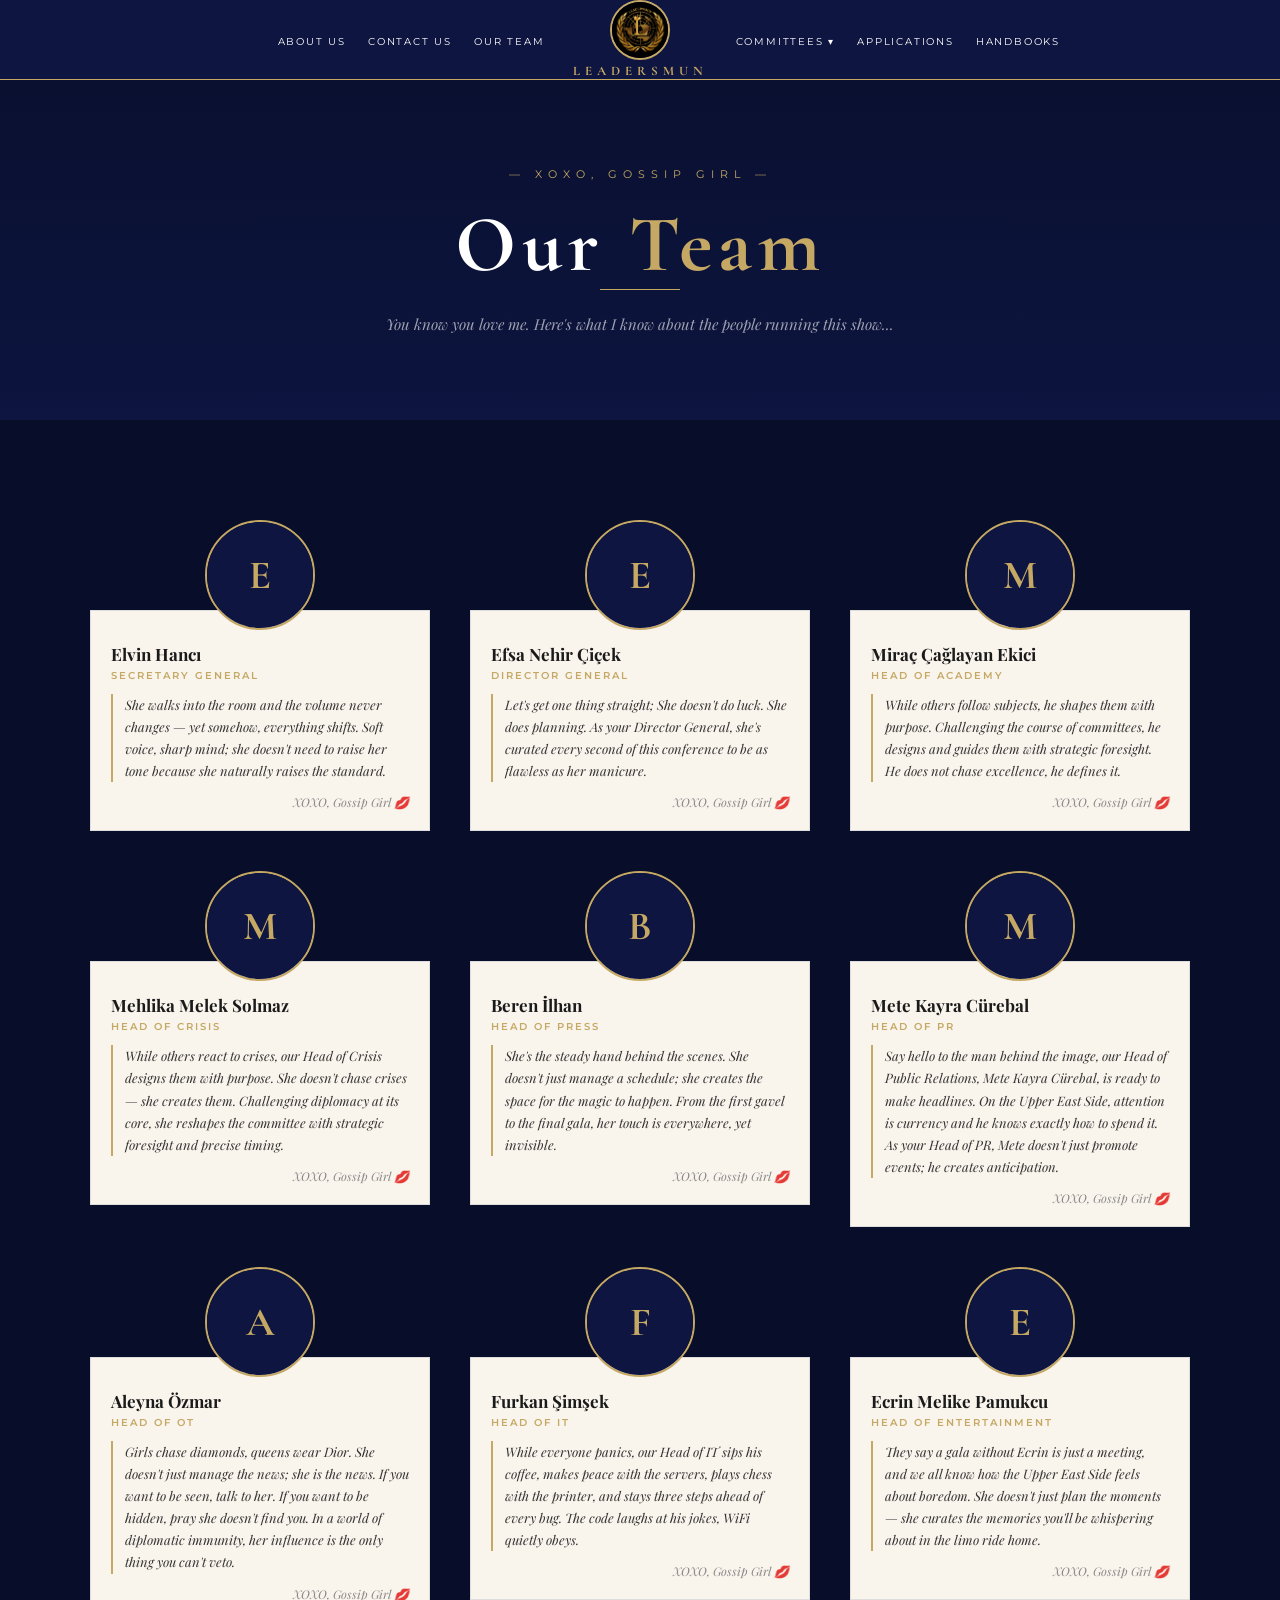
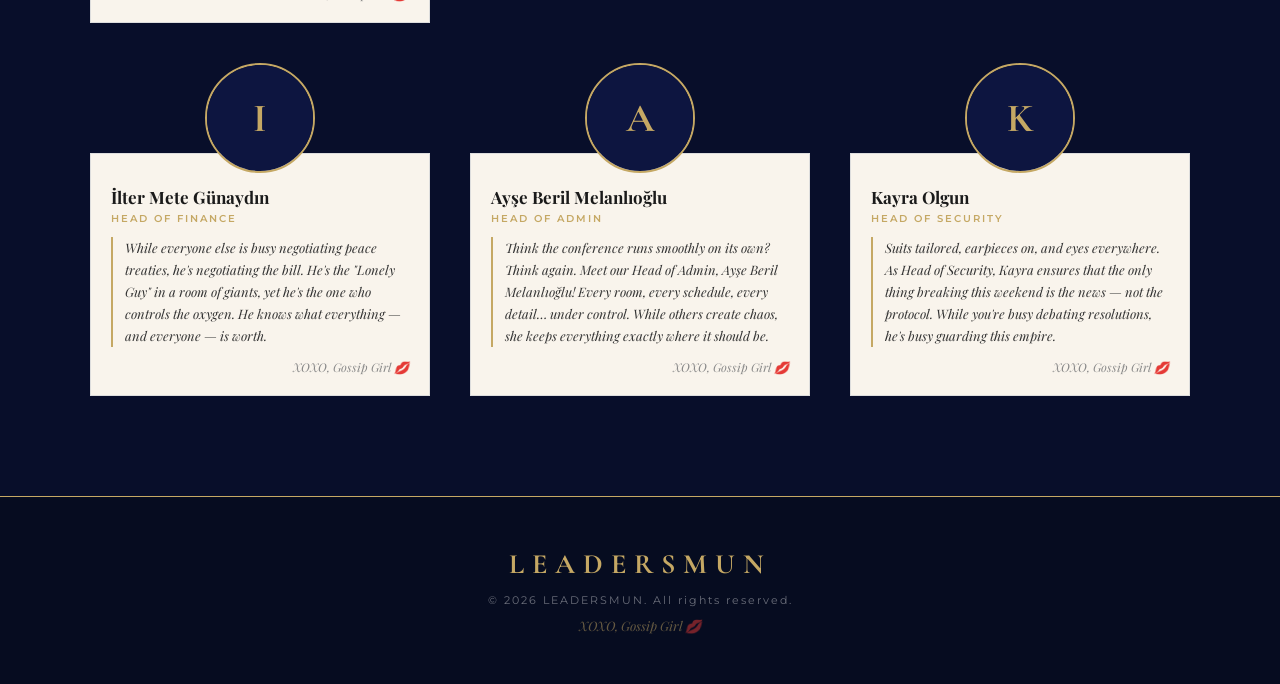
<file: team.html>
<!DOCTYPE html>
<html lang="en">
<head>
  <meta charset="UTF-8" />
  <meta name="viewport" content="width=device-width, initial-scale=1.0"/>
  <title>Our Team — LEADERSMUN</title>
  <link href="https://fonts.googleapis.com/css2?family=Cormorant+Garamond:ital,wght@0,400;0,600;0,700;1,400;1,600&family=Montserrat:wght@300;400;600&family=Playfair+Display:ital,wght@0,700;1,400&display=swap" rel="stylesheet"/>
  <link rel="stylesheet" href="style.css"/>
</head>
<body>
  <nav id="navbar">
    <div class="nav-wrapper">
      <ul class="nav-links nav-left">
        <li><a href="index.html#about">About Us</a></li>
        <li><a href="index.html#contact">Contact Us</a></li>
        <li><a href="team.html">Our Team</a></li>
      </ul>
      <a href="index.html" class="nav-logo">
        <div class="logo-circle">
          <img src="logo.jpeg" alt="LEADERSMUN Logo"/>
        </div>
        <span class="nav-logo-text">LEADERSMUN</span>
      </a>
      <ul class="nav-links nav-right">
        <li class="dropdown">
          <a href="committees.html">Committees ▾</a>
          <ul class="dropdown-menu">
            <li><a href="committees.html">Committees</a></li>
            <li><a href="study-guides.html">Study Guides</a></li>
          </ul>
        </li>
        <li><a href="applications.html">Applications</a></li>
        <li><a href="handbooks.html">Handbooks</a></li>
      </ul>
    </div>
    <button class="hamburger" id="hamburger" aria-label="Menu">
      <span></span><span></span><span></span>
    </button>
  </nav>
  <div class="mobile-menu" id="mobileMenu">
    <ul>
      <li><a href="index.html#about">About Us</a></li>
      <li><a href="index.html#contact">Contact Us</a></li>
      <li><a href="team.html">Our Team</a></li>
      <li><a href="committees.html">Committees</a></li>
      <li><a href="study-guides.html">Study Guides</a></li>
      <li><a href="applications.html">Applications</a></li>
      <li><a href="handbooks.html">Handbooks</a></li>
    </ul>
  </div>
  <div class="page-hero">
    <div class="page-hero-overlay"></div>
    <div class="page-hero-content">
      <p class="hero-subtitle">— XOXO, Gossip Girl —</p>
      <h1 class="page-hero-title">Our <span>Team</span></h1>
      <div class="hero-divider"></div>
      <p class="page-hero-sub">You know you love me. Here's what I know about the people running this show...</p>
    </div>
  </div>
  <section class="section team-section" id="team">
    <div class="section-inner">
      <div class="team-grid">
        <div class="gossip-card">
          <div class="card-photo"><div class="photo-placeholder">E</div></div>
          <div class="card-envelope">
<div class="card-body">
              <h3 class="card-name">Elvin Hancı</h3>
              <p class="card-role">Secretary General</p>
              <p class="card-msg">She walks into the room and the volume never changes — yet somehow, everything shifts. Soft voice, sharp mind; she doesn't need to raise her tone because she naturally raises the standard.</p>
              <p class="xoxo">XOXO, Gossip Girl 💋</p>
            </div>
          </div>
        </div>
        <div class="gossip-card">
          <div class="card-photo"><div class="photo-placeholder">E</div></div>
          <div class="card-envelope">
<div class="card-body">
              <h3 class="card-name">Efsa Nehir Çiçek</h3>
              <p class="card-role">Director General</p>
              <p class="card-msg">Let's get one thing straight; She doesn't do luck. She does planning. As your Director General, she's curated every second of this conference to be as flawless as her manicure.</p>
              <p class="xoxo">XOXO, Gossip Girl 💋</p>
            </div>
          </div>
        </div>
        <div class="gossip-card">
          <div class="card-photo"><div class="photo-placeholder">M</div></div>
          <div class="card-envelope">
<div class="card-body">
              <h3 class="card-name">Miraç Çağlayan Ekici</h3>
              <p class="card-role">Head of Academy</p>
              <p class="card-msg">While others follow subjects, he shapes them with purpose. Challenging the course of committees, he designs and guides them with strategic foresight. He does not chase excellence, he defines it.</p>
              <p class="xoxo">XOXO, Gossip Girl 💋</p>
            </div>
          </div>
        </div>
        <div class="gossip-card">
          <div class="card-photo"><div class="photo-placeholder">M</div></div>
          <div class="card-envelope">
<div class="card-body">
              <h3 class="card-name">Mehlika Melek Solmaz</h3>
              <p class="card-role">Head of Crisis</p>
              <p class="card-msg">While others react to crises, our Head of Crisis designs them with purpose. She doesn't chase crises — she creates them. Challenging diplomacy at its core, she reshapes the committee with strategic foresight and precise timing.</p>
              <p class="xoxo">XOXO, Gossip Girl 💋</p>
            </div>
          </div>
        </div>
        <div class="gossip-card">
          <div class="card-photo"><div class="photo-placeholder">B</div></div>
          <div class="card-envelope">
<div class="card-body">
              <h3 class="card-name">Beren İlhan</h3>
              <p class="card-role">Head of Press</p>
              <p class="card-msg">She's the steady hand behind the scenes. She doesn't just manage a schedule; she creates the space for the magic to happen. From the first gavel to the final gala, her touch is everywhere, yet invisible.</p>
              <p class="xoxo">XOXO, Gossip Girl 💋</p>
            </div>
          </div>
        </div>
        <div class="gossip-card">
          <div class="card-photo"><div class="photo-placeholder">M</div></div>
          <div class="card-envelope">
<div class="card-body">
              <h3 class="card-name">Mete Kayra Cürebal</h3>
              <p class="card-role">Head of PR</p>
              <p class="card-msg">Say hello to the man behind the image, our Head of Public Relations, Mete Kayra Cürebal, is ready to make headlines. On the Upper East Side, attention is currency and he knows exactly how to spend it. As your Head of PR, Mete doesn't just promote events; he creates anticipation.</p>
              <p class="xoxo">XOXO, Gossip Girl 💋</p>
            </div>
          </div>
        </div>
        <div class="gossip-card">
          <div class="card-photo"><div class="photo-placeholder">A</div></div>
          <div class="card-envelope">
<div class="card-body">
              <h3 class="card-name">Aleyna Özmar</h3>
              <p class="card-role">Head of OT</p>
              <p class="card-msg">Girls chase diamonds, queens wear Dior. She doesn't just manage the news; she is the news. If you want to be seen, talk to her. If you want to be hidden, pray she doesn't find you. In a world of diplomatic immunity, her influence is the only thing you can't veto.</p>
              <p class="xoxo">XOXO, Gossip Girl 💋</p>
            </div>
          </div>
        </div>
        <div class="gossip-card">
          <div class="card-photo"><div class="photo-placeholder">F</div></div>
          <div class="card-envelope">
<div class="card-body">
              <h3 class="card-name">Furkan Şimşek</h3>
              <p class="card-role">Head of IT</p>
              <p class="card-msg">While everyone panics, our Head of IT sips his coffee, makes peace with the servers, plays chess with the printer, and stays three steps ahead of every bug. The code laughs at his jokes, WiFi quietly obeys.</p>
              <p class="xoxo">XOXO, Gossip Girl 💋</p>
            </div>
          </div>
        </div>
        <div class="gossip-card">
          <div class="card-photo"><div class="photo-placeholder">E</div></div>
          <div class="card-envelope">
<div class="card-body">
              <h3 class="card-name">Ecrin Melike Pamukcu</h3>
              <p class="card-role">Head of Entertainment</p>
              <p class="card-msg">They say a gala without Ecrin is just a meeting, and we all know how the Upper East Side feels about boredom. She doesn't just plan the moments — she curates the memories you'll be whispering about in the limo ride home.</p>
              <p class="xoxo">XOXO, Gossip Girl 💋</p>
            </div>
          </div>
        </div>
        <div class="gossip-card">
          <div class="card-photo"><div class="photo-placeholder">I</div></div>
          <div class="card-envelope">
<div class="card-body">
              <h3 class="card-name">İlter Mete Günaydın</h3>
              <p class="card-role">Head of Finance</p>
              <p class="card-msg">While everyone else is busy negotiating peace treaties, he's negotiating the bill. He's the "Lonely Guy" in a room of giants, yet he's the one who controls the oxygen. He knows what everything — and everyone — is worth.</p>
              <p class="xoxo">XOXO, Gossip Girl 💋</p>
            </div>
          </div>
        </div>
        <div class="gossip-card">
          <div class="card-photo"><div class="photo-placeholder">A</div></div>
          <div class="card-envelope">
<div class="card-body">
              <h3 class="card-name">Ayşe Beril Melanlıoğlu</h3>
              <p class="card-role">Head of Admin</p>
              <p class="card-msg">Think the conference runs smoothly on its own? Think again. Meet our Head of Admin, Ayşe Beril Melanlıoğlu! Every room, every schedule, every detail… under control. While others create chaos, she keeps everything exactly where it should be.</p>
              <p class="xoxo">XOXO, Gossip Girl 💋</p>
            </div>
          </div>
        </div>
        <div class="gossip-card">
          <div class="card-photo"><div class="photo-placeholder">K</div></div>
          <div class="card-envelope">
<div class="card-body">
              <h3 class="card-name">Kayra Olgun</h3>
              <p class="card-role">Head of Security</p>
              <p class="card-msg">Suits tailored, earpieces on, and eyes everywhere. As Head of Security, Kayra ensures that the only thing breaking this weekend is the news — not the protocol. While you're busy debating resolutions, he's busy guarding this empire.</p>
              <p class="xoxo">XOXO, Gossip Girl 💋</p>
            </div>
          </div>
        </div>
      </div>
    </div>
  </section>
  <footer>
    <p class="footer-logo">LEADERSMUN</p>
    <p class="footer-text">© 2026 LEADERSMUN. All rights reserved.</p>
    <p class="footer-gossip">XOXO, Gossip Girl 💋</p>
  </footer>
  <script src="script.js"></script>
</body>
</html>
</file>
<file: style.css>
*, *::before, *::after { margin: 0; padding: 0; box-sizing: border-box; }

:root {
  --navy: #0d1540;
  --gold: #c5a864;
  --dark: #080e2a;
}

html { scroll-behavior: smooth; }
body { font-family: 'Montserrat', sans-serif; background: var(--navy); color: #fff; }

/* ── NAVBAR ── */
nav {
  position: fixed; top: 0; left: 0; right: 0;
  height: 80px; background: var(--navy);
  border-bottom: 1.5px solid var(--gold);
  display: flex; align-items: center; justify-content: center;
  padding: 0 24px; z-index: 1000;
}
.nav-wrapper {
  display: flex; align-items: center; justify-content: space-between;
  width: 100%; max-width: 1300px;
}
.nav-links {
  display: flex; align-items: center;
  gap: 22px; list-style: none; flex: 1;
}
.nav-left { justify-content: flex-end; padding-right: 28px; }
.nav-right { justify-content: flex-start; padding-left: 28px; }
.nav-links a {
  color: #fff; text-decoration: none;
  font-size: 10px; font-weight: 400;
  letter-spacing: 1.8px; text-transform: uppercase;
  transition: color 0.3s; white-space: nowrap;
}
.nav-links a:hover { color: var(--gold); }
.nav-links a.nav-active { color: var(--gold); border-bottom: 1px solid var(--gold); padding-bottom: 2px; }

.nav-logo {
  display: flex; flex-direction: column; align-items: center;
  text-decoration: none; gap: 3px; flex-shrink: 0;
}
.logo-circle {
  width: 60px; height: 60px; border-radius: 50%;
  display: flex; align-items: center; justify-content: center;
  overflow: hidden; border: 2px solid var(--gold);
  transition: box-shadow 0.3s; background: var(--navy);
}
.logo-circle:hover { box-shadow: 0 0 16px rgba(197,168,100,0.4); }
.logo-circle img {
  width: 110%;
  height: 110%;
  object-fit: contain;
  object-position: -0.5px 2px;
  display: block;
}
.nav-logo-text {
  color: var(--gold); font-family: 'Cormorant Garamond', serif;
  font-size: 13px; font-weight: 700; letter-spacing: 5px;
}

.dropdown { position: relative; }
.dropdown-menu {
  display: none; position: absolute; top: 130%; left: 50%;
  transform: translateX(-50%); background: var(--navy);
  border: 1px solid var(--gold); min-width: 190px;
  list-style: none; padding: 8px 0; z-index: 100;
}
.dropdown:hover .dropdown-menu,
.dropdown.open .dropdown-menu { display: block; }
.dropdown-menu li a { display: block; padding: 10px 18px; font-size: 10px; letter-spacing: 1.5px; }
.dropdown-menu li a:hover { background: rgba(197,168,100,0.1); color: var(--gold); }

.hamburger {
  display: none; flex-direction: column; gap: 5px;
  cursor: pointer; background: none; border: none; padding: 5px;
  position: absolute; right: 20px;
}
.hamburger span { display: block; width: 25px; height: 2px; background: var(--gold); }
.mobile-menu {
  position: fixed; top: 80px; left: 0; right: 0;
  background: var(--navy); border-bottom: 1px solid var(--gold);
  padding: 20px; display: none; z-index: 999;
}
.mobile-menu.open { display: block; }
.mobile-menu ul { list-style: none; display: flex; flex-direction: column; }
.mobile-menu ul li a {
  display: block; padding: 14px 0; color: #fff; text-decoration: none;
  font-size: 12px; letter-spacing: 2px; text-transform: uppercase;
  border-bottom: 1px solid rgba(197,168,100,0.2); transition: color 0.3s;
}
.mobile-menu ul li a:hover { color: var(--gold); }

@media (max-width: 960px) {
  .nav-left, .nav-right { display: none; }
  .hamburger { display: flex; }
  .nav-logo { margin: 0 auto; }
}

/* ── HERO ── */
.hero {
  height: 100vh; position: relative;
  display: flex; align-items: center; justify-content: center; overflow: hidden;
}
.hero-bg {
  position: absolute; inset: 0;
  background-image: url('https://images.unsplash.com/photo-1522083165195-3424ed129620?w=1920&q=80');
  background-size: cover; background-position: center; filter: brightness(0.38);
}
.hero-overlay {
  position: absolute; inset: 0;
  background: linear-gradient(to bottom, rgba(13,21,64,0.55) 0%, rgba(13,21,64,0.1) 50%, rgba(13,21,64,0.8) 100%);
}
.hero-content { position: relative; text-align: center; padding: 0 20px; }
.hero-subtitle { font-size: 11px; letter-spacing: 6px; text-transform: uppercase; color: var(--gold); margin-bottom: 20px; }
.hero-title {
  font-family: 'Cormorant Garamond', serif;
  font-size: clamp(40px, 8vw, 100px);
  font-weight: 700; line-height: 1.05; letter-spacing: 6px;
  margin-bottom: 28px; text-shadow: 0 2px 20px rgba(0,0,0,0.5);
}
.hero-title span { color: var(--gold); }
.hero-divider { width: 80px; height: 1px; background: var(--gold); margin: 0 auto 24px; }
.hero-desc { font-size: 13px; letter-spacing: 3px; color: rgba(255,255,255,0.75); margin-bottom: 48px; text-transform: uppercase; }
.hero-btn {
  display: inline-block; padding: 14px 48px;
  border: 1px solid var(--gold); color: var(--gold);
  font-size: 11px; font-weight: 600; letter-spacing: 3px;
  text-transform: uppercase; text-decoration: none;
  transition: all 0.3s; background: transparent;
}
.hero-btn:hover { background: var(--gold); color: var(--navy); }
.scroll-indicator { position: absolute; bottom: 40px; left: 50%; transform: translateX(-50%); }
.scroll-line { width: 1px; height: 50px; background: var(--gold); animation: scrollAnim 1.8s ease-in-out infinite; }
@keyframes scrollAnim {
  0%   { transform: scaleY(0); transform-origin: top; opacity: 1; }
  50%  { transform: scaleY(1); transform-origin: top; opacity: 1; }
  100% { transform: scaleY(1); transform-origin: bottom; opacity: 0; }
}

/* ── PAGE HERO ── */
.page-hero {
  position: relative; height: 340px; margin-top: 80px;
  display: flex; align-items: center; justify-content: center; overflow: hidden;
  background-image: url('https://images.unsplash.com/photo-1522083165195-3424ed129620?w=1920&q=80');
  background-size: cover; background-position: center;
}
.page-hero-overlay {
  position: absolute; inset: 0;
  background: linear-gradient(to bottom, rgba(8,14,42,0.75) 0%, rgba(13,21,64,0.9) 100%);
}
.page-hero-content { position: relative; text-align: center; padding: 0 20px; }
.page-hero-title {
  font-family: 'Cormorant Garamond', serif;
  font-size: clamp(36px, 7vw, 80px);
  font-weight: 700; letter-spacing: 6px; line-height: 1.1;
}
.page-hero-title span { color: var(--gold); }
.page-hero-sub {
  font-family: 'Playfair Display', serif; font-style: italic;
  font-size: 15px; color: rgba(255,255,255,0.6); margin-top: 12px;
}

/* ── COUNTDOWN ── */
.countdown-section {
  background: var(--dark);
  border-top: 1px solid rgba(197,168,100,0.3);
  border-bottom: 1px solid rgba(197,168,100,0.3);
  padding: 70px 40px;
}
.countdown-inner { max-width: 800px; margin: 0 auto; text-align: center; }
.countdown-label { font-size: 11px; letter-spacing: 5px; text-transform: uppercase; color: var(--gold); margin-bottom: 36px; }
.countdown-grid { display: flex; align-items: center; justify-content: center; gap: 10px; flex-wrap: nowrap; }
.countdown-box { display: flex; flex-direction: column; align-items: center; min-width: 80px; }
.countdown-box span {
  font-family: 'Cormorant Garamond', serif;
  font-size: clamp(36px, 7vw, 80px);
  font-weight: 700; color: #fff; line-height: 1;
}
.countdown-box p { font-size: 10px; letter-spacing: 4px; text-transform: uppercase; color: var(--gold); margin-top: 8px; }
.countdown-sep { font-family: 'Cormorant Garamond', serif; font-size: clamp(36px, 5vw, 60px); color: var(--gold); opacity: 0.5; line-height: 1; padding-bottom: 20px; flex-shrink: 0; }
.countdown-date { margin-top: 30px; font-size: 12px; letter-spacing: 4px; text-transform: uppercase; color: rgba(255,255,255,0.4); }

/* ── SECTIONS ── */
.section { padding: 100px 40px; }
.section-inner { max-width: 1100px; margin: 0 auto; text-align: center; }
.section-label { font-size: 11px; letter-spacing: 4px; text-transform: uppercase; color: var(--gold); margin-bottom: 14px; }
.section-title { font-family: 'Cormorant Garamond', serif; font-size: clamp(32px, 5vw, 60px); font-weight: 700; letter-spacing: 3px; margin-bottom: 20px; }
.section-title span { color: var(--gold); }
.section-divider { width: 60px; height: 1px; background: var(--gold); margin: 0 auto 40px; }

/* ── ABOUT ── */
.about-section { background: var(--dark); }
.about-text { font-size: 15px; line-height: 2; color: rgba(255,255,255,0.75); max-width: 780px; margin: 0 auto; }
.about-text p { margin-bottom: 22px; padding: 0 10px; }
.about-text p:last-child { margin-bottom: 0; }
.about-text .align-left { text-align: left; border-left: 2px solid rgba(197,168,100,0.3); padding-left: 18px; }
.about-text .align-right { text-align: right; border-right: 2px solid rgba(197,168,100,0.3); padding-right: 18px; }
.about-text .align-center { text-align: center; }
.about-text em { color: var(--gold); font-style: italic; font-family: 'Playfair Display', serif; font-size: 18px; }

/* ── LOCATION / MAP ── */
.location-wrap { margin-top: 50px; text-align: center; }
.location-label { font-size: 11px; letter-spacing: 4px; text-transform: uppercase; color: var(--gold); margin-bottom: 10px; }
.location-name { font-family: 'Cormorant Garamond', serif; font-size: 24px; font-weight: 700; color: #fff; letter-spacing: 2px; margin-bottom: 6px; }
.location-address { font-size: 13px; color: rgba(255,255,255,0.55); letter-spacing: 1px; margin-bottom: 24px; }
.map-container {
  width: 100%; max-width: 800px; margin: 0 auto;
  border: 1px solid rgba(197,168,100,0.3); overflow: hidden;
  transition: border-color 0.3s;
  position: relative; padding-bottom: 45%;
  height: 0;
}
.map-container iframe {
  position: absolute; top: 0; left: 0;
  width: 100%; height: 100%; border: 0;
}
.map-container:hover { border-color: var(--gold); }

/* ── COMMITTEES ── */
.committees-section { background: var(--navy); }
.committees-grid {
  display: grid;
  grid-template-columns: repeat(3, 1fr);
  gap: 28px; text-align: left;
  max-width: 1100px; margin: 0 auto;
}
.committee-card {
  background: var(--dark);
  border: 1px solid rgba(197,168,100,0.2);
  overflow: hidden;
  transition: border-color 0.35s, box-shadow 0.35s, transform 0.35s;
}
.committee-card:hover {
  border-color: var(--gold);
  box-shadow: 0 0 30px rgba(197,168,100,0.15), 0 8px 40px rgba(0,0,0,0.4);
  transform: translateY(-4px);
}
.committee-img-wrap { position: relative; width: 100%; height: 200px; overflow: hidden; }
.committee-img {
  width: 100%; height: 100%; object-fit: cover; object-position: center top;
  filter: grayscale(20%) brightness(0.85);
  transition: filter 0.4s, transform 0.4s; display: block;
}
.committee-card:hover .committee-img { filter: grayscale(0%) brightness(1); transform: scale(1.03); }
.committee-img-overlay {
  position: absolute; inset: 0;
  background: linear-gradient(to bottom, transparent 40%, rgba(8,14,42,0.85) 100%);
}
.committee-badge {
  position: absolute; bottom: 12px; left: 16px;
  font-family: 'Cormorant Garamond', serif;
  font-size: 20px; font-weight: 700; color: #fff; letter-spacing: 3px;
  transition: color 0.3s;
}
.committee-card:hover .committee-badge { color: var(--gold); }
.committee-content { padding: 18px 20px 22px; }
.committee-name { font-family: 'Cormorant Garamond', serif; font-size: 22px; font-weight: 700; color: #fff; letter-spacing: 2px; margin-bottom: 3px; transition: color 0.3s; }
.committee-card:hover .committee-name { color: var(--gold); }
.committee-full { font-size: 9px; letter-spacing: 2px; text-transform: uppercase; color: var(--gold); margin-bottom: 12px; opacity: 0.8; }
.committee-divider { width: 36px; height: 1px; background: var(--gold); margin-bottom: 12px; opacity: 0.5; transition: width 0.35s, opacity 0.35s; }
.committee-card:hover .committee-divider { width: 56px; opacity: 1; }
.committee-desc { font-size: 12px; line-height: 1.75; color: rgba(255,255,255,0.6); transition: color 0.3s; }
.committee-card:hover .committee-desc { color: rgba(255,255,255,0.85); }

/* ── TEAM ── */
.team-section { background: var(--dark); }
.team-grid { display: grid; grid-template-columns: repeat(auto-fill, minmax(280px, 1fr)); gap: 40px; text-align: left; }
.gossip-card { display: flex; flex-direction: column; align-items: center; }
.card-photo {
  width: 110px; height: 110px; border-radius: 50%;
  border: 2px solid var(--gold); overflow: hidden;
  z-index: 2; position: relative; background: var(--navy); flex-shrink: 0;
}
.card-photo img { width: 100%; height: 100%; object-fit: cover; }
.photo-placeholder {
  width: 100%; height: 100%; display: flex; align-items: center; justify-content: center;
  font-family: 'Cormorant Garamond', serif; font-size: 40px; font-weight: 700;
  color: var(--gold); background: var(--navy);
}
.card-envelope {
  width: 100%; background: #f9f4ec; color: #1a1a1a;
  margin-top: -20px; padding-top: 16px;
  border: 1px solid #ddd; position: relative;
}
.card-body { padding: 16px 20px 20px; }
.card-name { font-family: 'Playfair Display', serif; font-size: 17px; font-weight: 700; color: #1a1a1a; margin-bottom: 4px; }
.card-role { font-size: 10px; letter-spacing: 2px; text-transform: uppercase; color: var(--gold); margin-bottom: 12px; font-weight: 600; }
.card-msg {
  font-family: 'Playfair Display', serif; font-style: italic;
  font-size: 13px; line-height: 1.7; color: #333;
  border-left: 2px solid var(--gold); padding-left: 12px; margin-bottom: 12px;
}
.xoxo { font-family: 'Playfair Display', serif; font-style: italic; font-size: 12px; color: #888; text-align: right; }

/* ── CONTACT ── */
.contact-section { background: var(--navy); }
.contact-text { font-size: 15px; color: rgba(255,255,255,0.65); margin-bottom: 36px; line-height: 1.8; }
.contact-links { display: flex; gap: 20px; justify-content: center; flex-wrap: wrap; }
.contact-btn {
  display: inline-flex; align-items: center; gap: 10px;
  padding: 14px 36px;
  border: 1px solid var(--gold); color: var(--gold);
  font-size: 12px; font-weight: 600; letter-spacing: 2px;
  text-transform: uppercase; text-decoration: none;
  transition: all 0.3s; background: transparent;
}
.contact-btn:hover { background: var(--gold); color: var(--navy); }
.contact-icon { font-size: 16px; }

/* ── FOOTER ── */
footer { background: #060c20; border-top: 1px solid var(--gold); padding: 50px 40px; text-align: center; }
.footer-logo { font-family: 'Cormorant Garamond', serif; font-size: 28px; font-weight: 700; letter-spacing: 8px; color: var(--gold); margin-bottom: 12px; }
.footer-text { font-size: 11px; letter-spacing: 2px; color: rgba(255,255,255,0.4); margin-bottom: 10px; }
.footer-gossip { font-family: 'Playfair Display', serif; font-style: italic; font-size: 13px; color: rgba(197,168,100,0.5); }

/* ── RESPONSIVE ── */
@media (max-width: 1024px) {
  .committees-grid { grid-template-columns: repeat(2, 1fr); }
}
@media (max-width: 768px) {
  .page-hero { height: 220px; }
  .committees-grid { grid-template-columns: 1fr; }
  .committee-img-wrap { height: 220px; }
  .map-container { padding-bottom: 60%; }
  .section { padding: 70px 20px; }
  .hero-title { letter-spacing: 3px; }
}
@media (max-width: 600px) {
  .countdown-section { padding: 50px 10px; }
  .countdown-grid { gap: 4px; }
  .countdown-box { min-width: 55px; }
  .countdown-sep { font-size: 28px; padding-bottom: 18px; }
  .countdown-box p { font-size: 8px; letter-spacing: 2px; }
  .team-grid { grid-template-columns: 1fr; }
  .contact-links { flex-direction: column; align-items: center; }
  .contact-btn { width: 100%; max-width: 320px; justify-content: center; }
  footer { padding: 40px 20px; }
  .location-name { font-size: 18px; }
  .map-container { padding-bottom: 75%; }
  .about-text .align-left, .about-text .align-right { text-align: left; border-right: none; padding-right: 10px; }
}

/* ── APPLICATIONS ── */
.applications-section { background: var(--dark); }
.apply-intro { font-size: 14px; color: rgba(255,255,255,0.6); margin-bottom: 50px; letter-spacing: 1px; }
.apply-grid {
  display: grid;
  grid-template-columns: repeat(3, 1fr);
  gap: 24px;
  max-width: 1000px;
  margin: 0 auto;
}
.apply-card {
  display: block;
  text-decoration: none;
  position: relative;
  overflow: hidden;
  border: 1px solid rgba(197,168,100,0.2);
  transition: border-color 0.3s, transform 0.3s, box-shadow 0.3s;
  aspect-ratio: 3/4;
}
.apply-card:hover {
  border-color: var(--gold);
  transform: translateY(-6px);
  box-shadow: 0 12px 40px rgba(0,0,0,0.4), 0 0 20px rgba(197,168,100,0.15);
}
.apply-img-wrap { width: 100%; height: 100%; position: relative; }
.apply-img { width: 100%; height: 100%; object-fit: cover; display: block; transition: transform 0.4s; }
.apply-card:hover .apply-img { transform: scale(1.05); }
.apply-overlay {
  position: absolute; inset: 0;
  background: rgba(8,14,42,0);
  display: flex; align-items: flex-end; justify-content: center;
  padding-bottom: 24px;
  transition: background 0.3s;
}
.apply-card:hover .apply-overlay { background: rgba(8,14,42,0.5); }
.apply-cta {
  color: var(--gold); font-size: 11px; font-weight: 600;
  letter-spacing: 3px; text-transform: uppercase;
  opacity: 0; transform: translateY(10px);
  transition: opacity 0.3s, transform 0.3s;
}
.apply-card:hover .apply-cta { opacity: 1; transform: translateY(0); }

.apply-grid-two {
  grid-template-columns: repeat(1, 1fr);
  max-width: 340px;
}
@media (max-width: 768px) {
  .apply-grid { grid-template-columns: repeat(2, 1fr); gap: 16px; }
}
@media (max-width: 480px) {
  .apply-grid { grid-template-columns: repeat(2, 1fr); gap: 12px; }
  .apply-grid-two { grid-template-columns: 1fr; max-width: 320px; }
}
</file>
